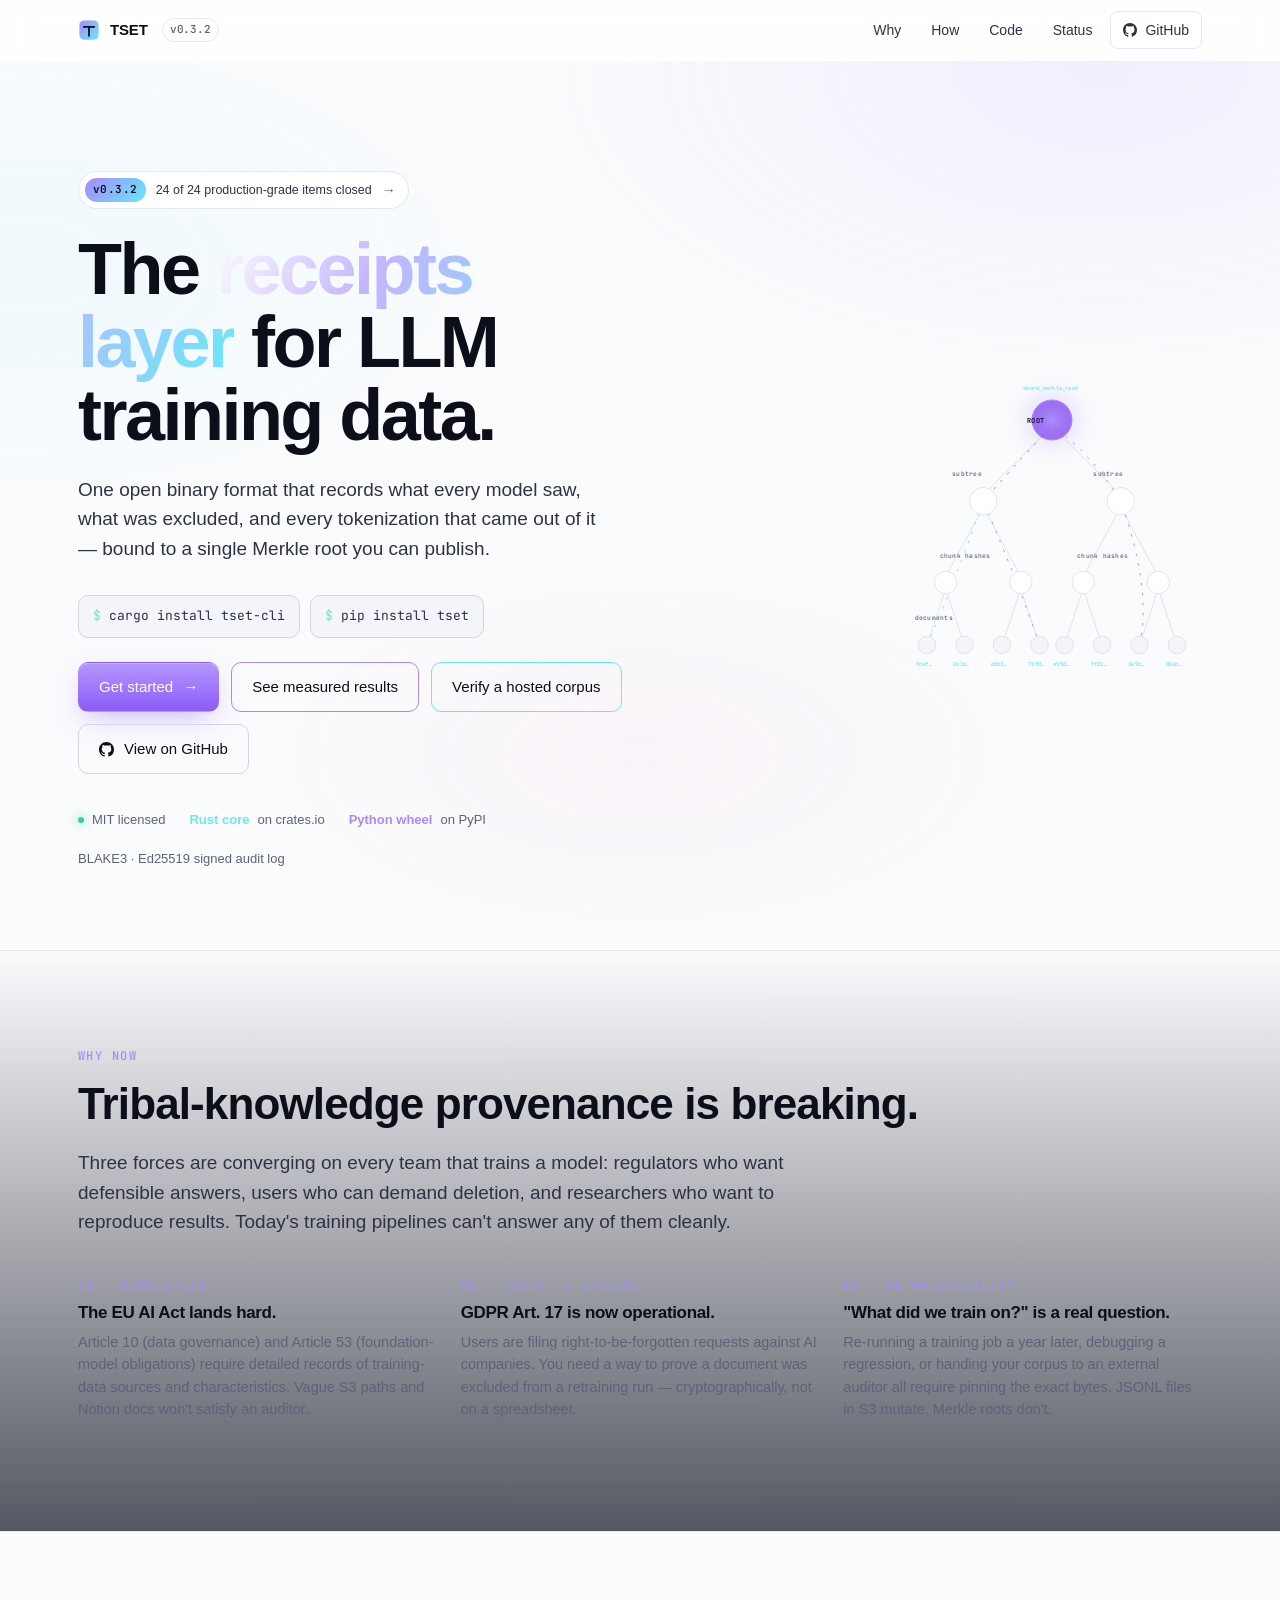
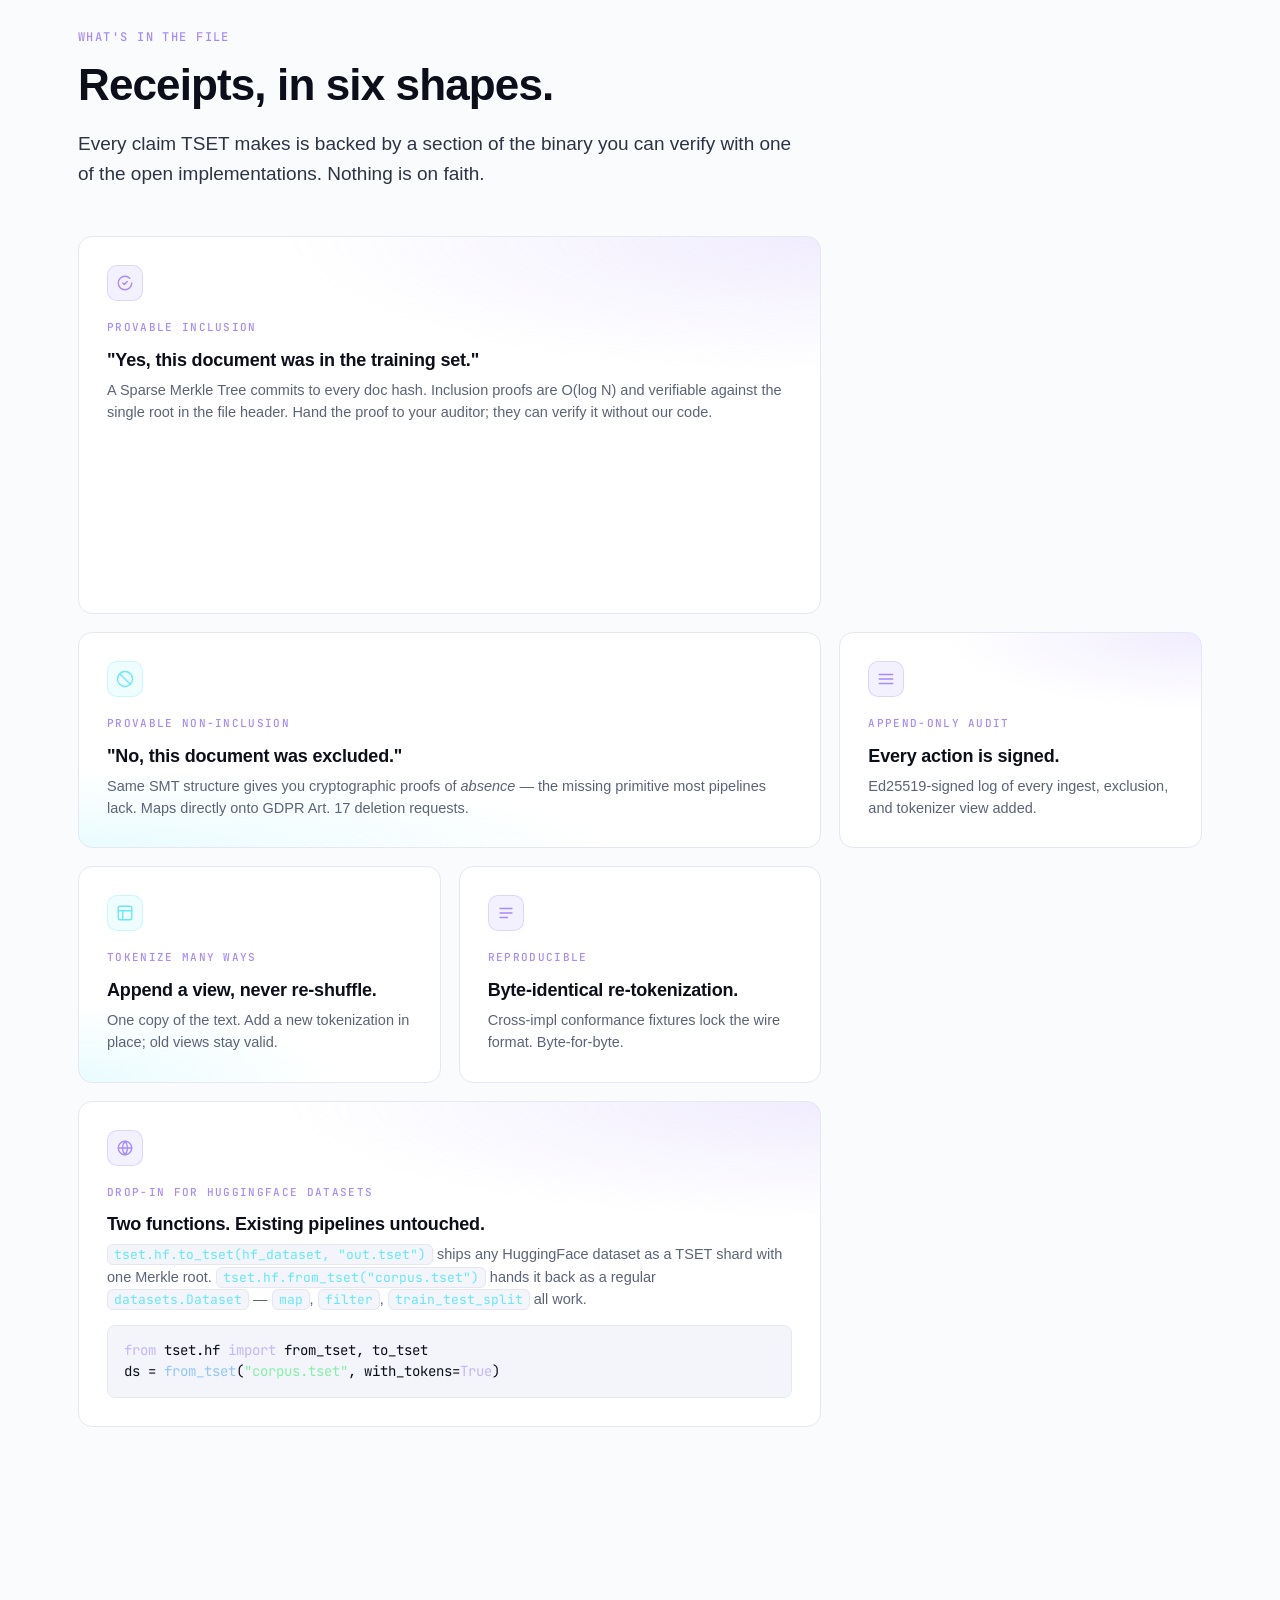
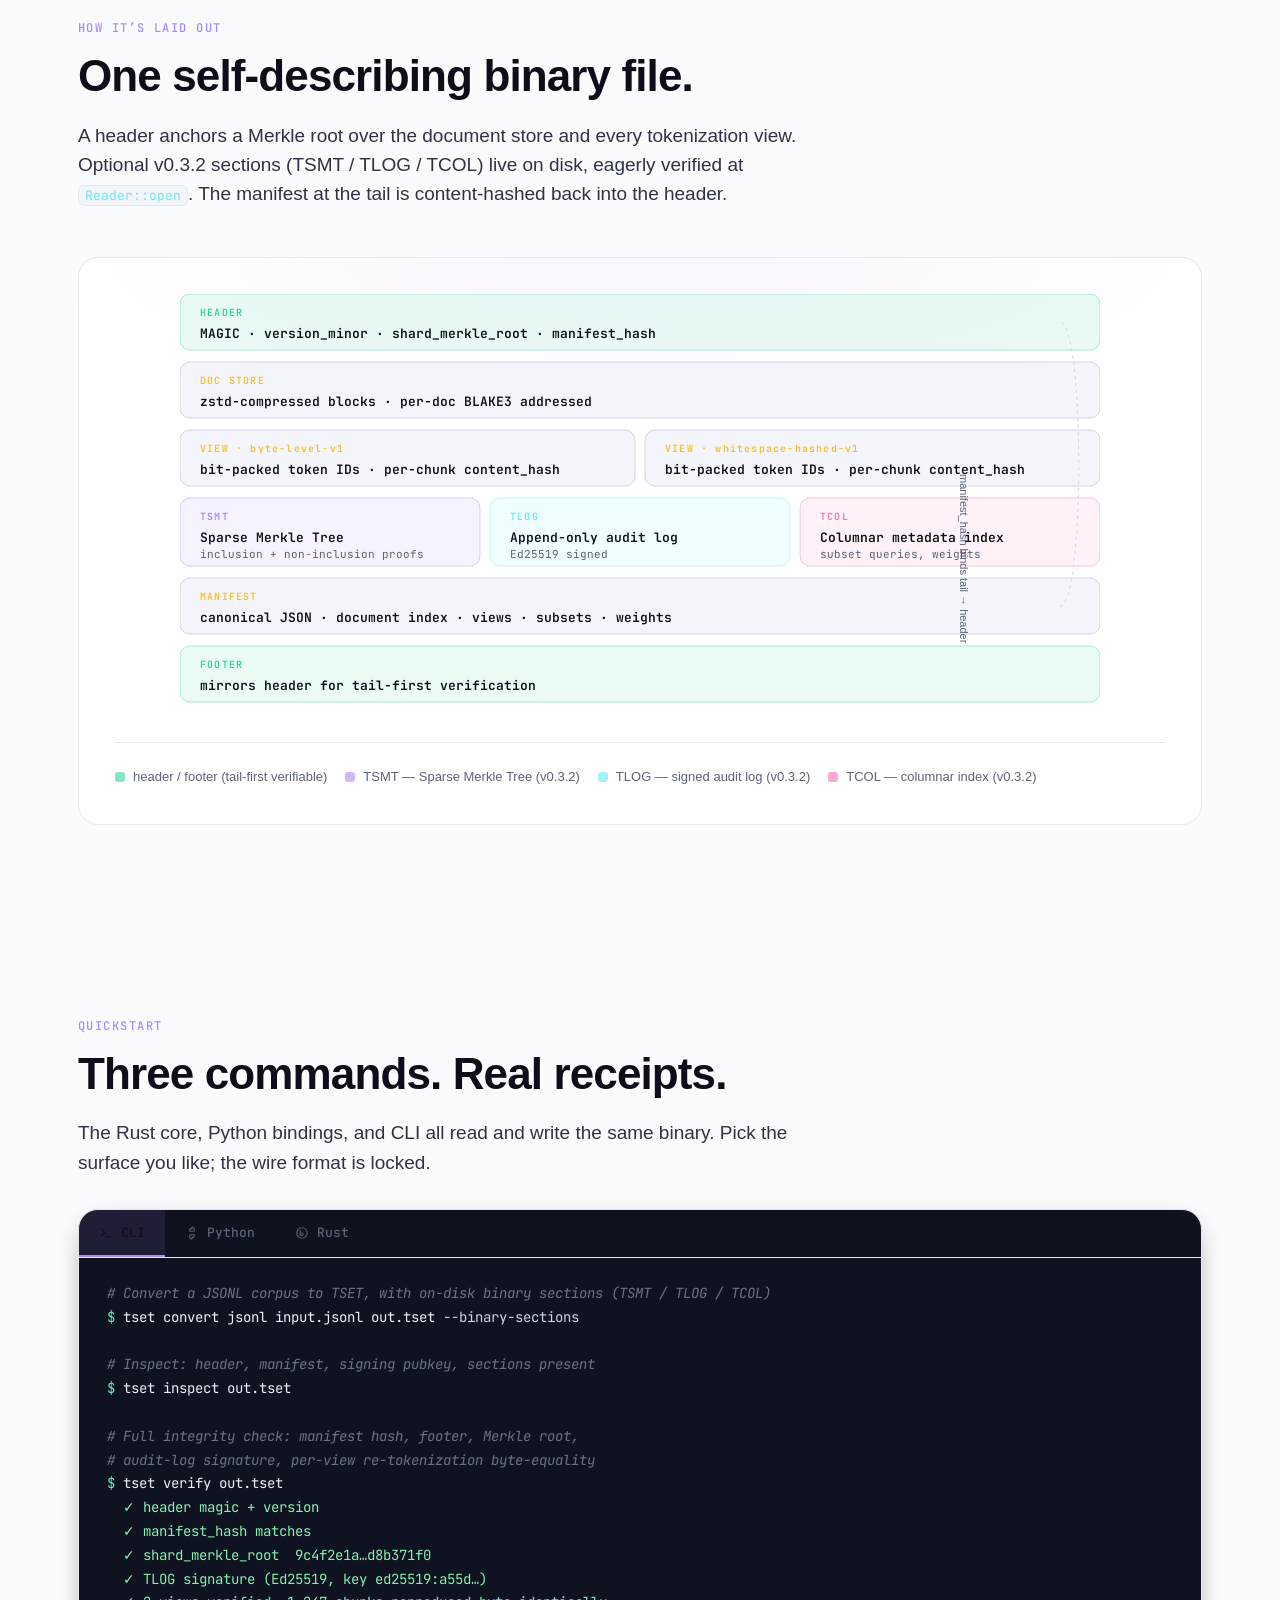
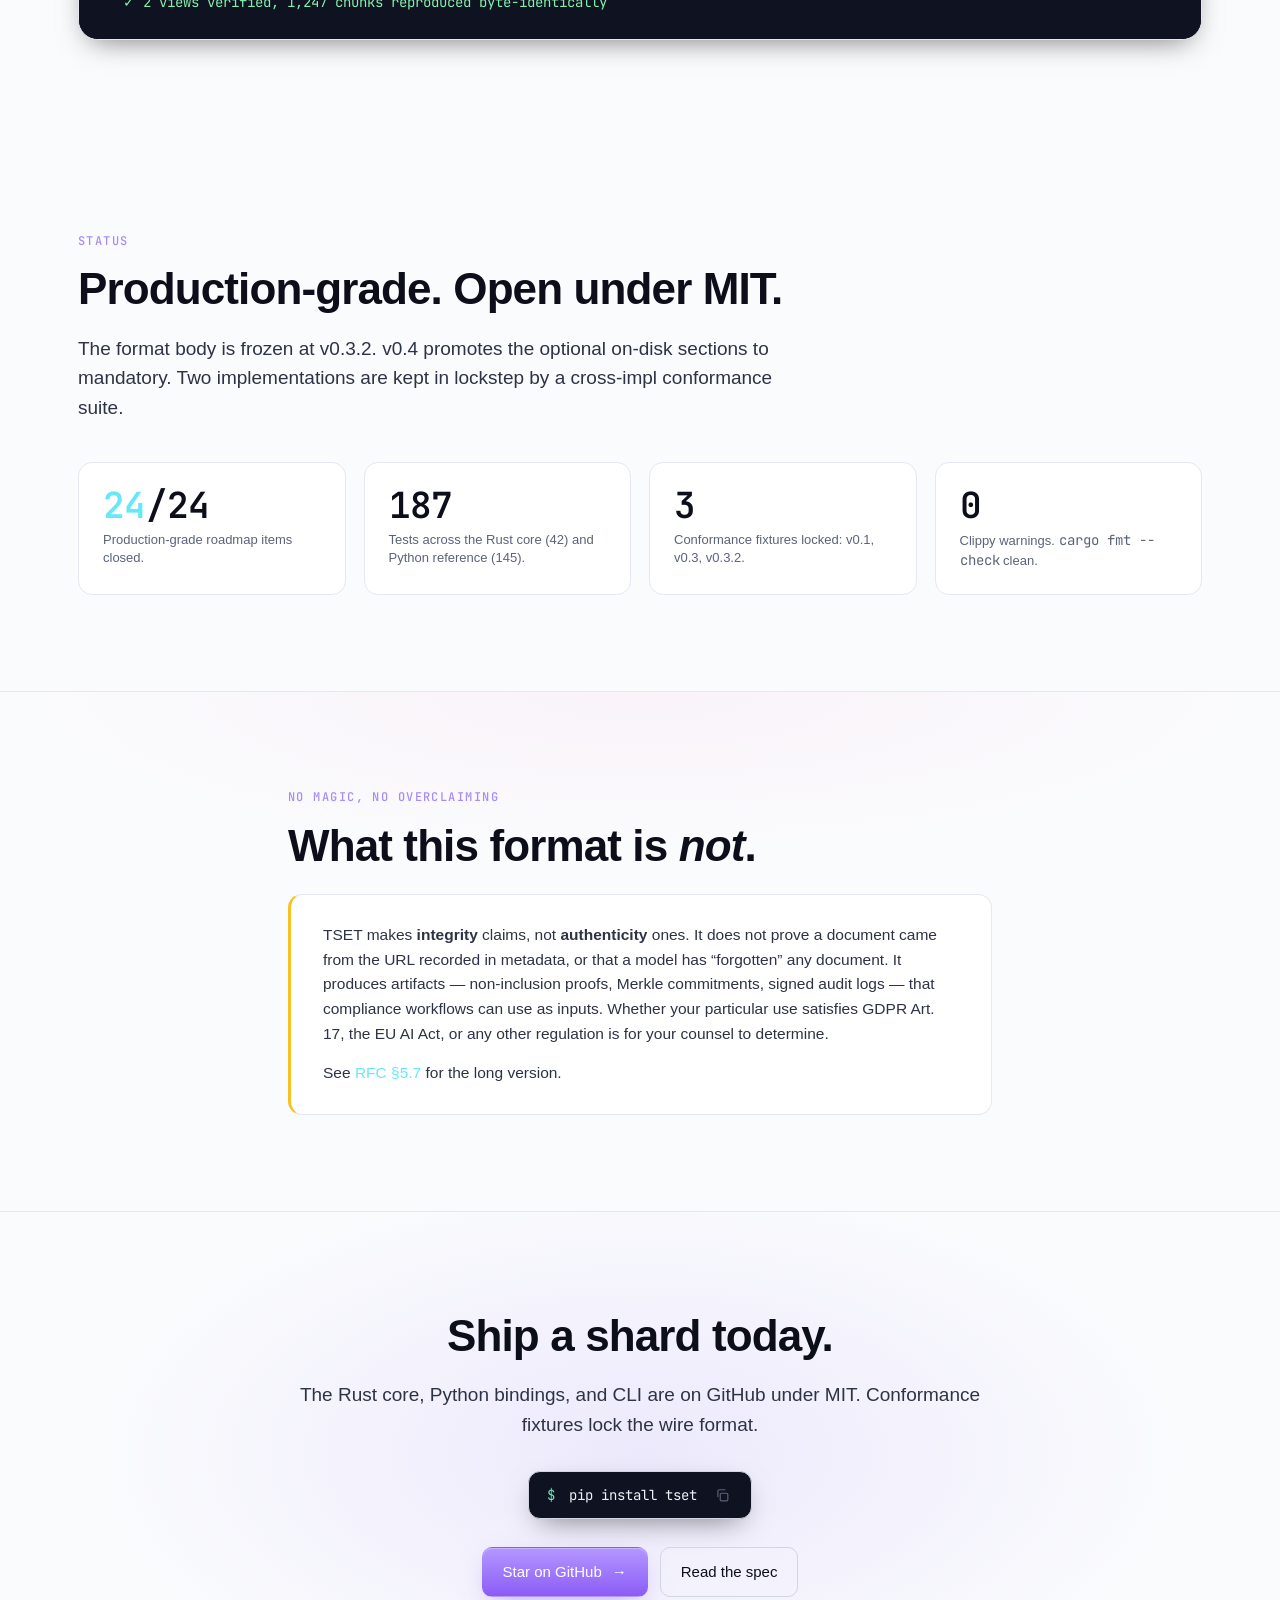
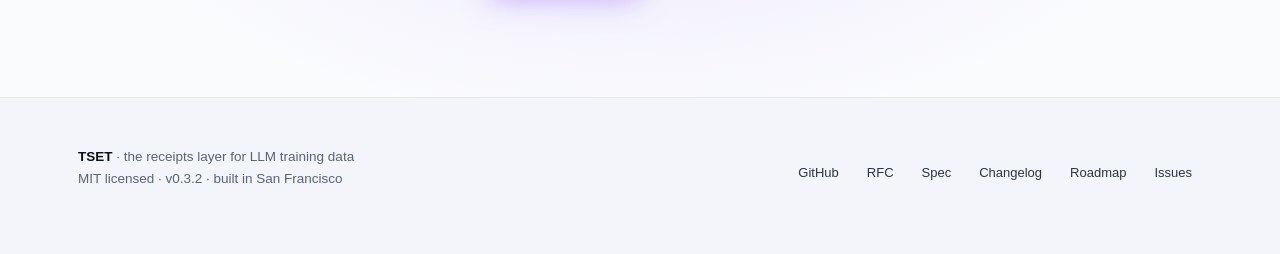
<file: docs/index.html>
<!doctype html>
<html lang="en">
<head>
  <meta charset="utf-8" />
  <meta name="viewport" content="width=device-width, initial-scale=1, viewport-fit=cover" />
  <meta name="color-scheme" content="dark light" />
  <meta name="theme-color" content="#07080d" media="(prefers-color-scheme: dark)" />
  <meta name="theme-color" content="#fafbfd" media="(prefers-color-scheme: light)" />

  <title>TSET — the receipts layer for LLM training data</title>
  <meta name="description" content="One binary file format that records what your model trained on, what was excluded, and every tokenization that came out of it — bound to a single Merkle root you can publish. Open source, MIT, Rust core + Python bindings." />
  <link rel="canonical" href="https://humancto.github.io/tset/" />

  <!-- Open Graph -->
  <meta property="og:type" content="website" />
  <meta property="og:site_name" content="TSET" />
  <meta property="og:title" content="TSET — the receipts layer for LLM training data" />
  <meta property="og:description" content="Prove what your model trained on. Prove what it didn't. One open binary format with Merkle commitments, signed audit logs, and a deletion overlay every conforming reader honors." />
  <meta property="og:url" content="https://humancto.github.io/tset/" />
  <meta property="og:image" content="https://humancto.github.io/tset/assets/og-image.png" />
  <meta property="og:image:type" content="image/png" />
  <meta property="og:image:width" content="1200" />
  <meta property="og:image:height" content="630" />
  <meta property="og:image:alt" content="TSET — the receipts layer for LLM training data" />
  <meta property="og:locale" content="en_US" />

  <!-- Twitter -->
  <meta name="twitter:card" content="summary_large_image" />
  <meta name="twitter:title" content="TSET — the receipts layer for LLM training data" />
  <meta name="twitter:description" content="One binary file format. Provable inclusion. Provable exclusion. Signed audit log. Open source under MIT." />
  <meta name="twitter:image" content="https://humancto.github.io/tset/assets/og-image.png" />
  <meta name="twitter:image:alt" content="TSET — the receipts layer for LLM training data" />

  <!-- Geo metadata + geohash -->
  <meta name="geo.region" content="US-CA" />
  <meta name="geo.placename" content="San Francisco, California" />
  <meta name="geo.position" content="37.7749;-122.4194" />
  <meta name="ICBM" content="37.7749, -122.4194" />
  <meta name="geohash" content="9q8yyk8ytp" />

  <!-- Search hints -->
  <meta name="application-name" content="TSET" />
  <meta name="keywords" content="LLM training data, AI compliance, training data provenance, EU AI Act, GDPR Article 17, dataset audit, Merkle tree, BLAKE3, Sparse Merkle Tree, Ed25519, training data lineage, dataset reproducibility, tokenizer cache, dataset format, content addressing" />
  <meta name="author" content="TSET maintainers" />
  <meta name="robots" content="index, follow, max-image-preview:large" />

  <!-- JSON-LD -->
  <script type="application/ld+json">
  {
    "@context": "https://schema.org",
    "@graph": [
      {
        "@type": "SoftwareSourceCode",
        "name": "TSET",
        "alternateName": "Tokenized Set",
        "description": "An open binary format for LLM training data — the receipts layer. Records what every model saw, every tokenization that came out of it, every document that was excluded. Bound to a single Merkle root.",
        "codeRepository": "https://github.com/humancto/tset",
        "programmingLanguage": ["Rust", "Python"],
        "license": "https://opensource.org/licenses/MIT",
        "url": "https://humancto.github.io/tset/",
        "keywords": ["LLM", "training data", "compliance", "Merkle tree", "BLAKE3", "tokenizer", "provenance", "GDPR", "EU AI Act"],
        "version": "0.3.2"
      },
      {
        "@type": "SoftwareApplication",
        "name": "TSET",
        "applicationCategory": "DeveloperApplication",
        "operatingSystem": "Linux, macOS, Windows",
        "offers": { "@type": "Offer", "price": "0", "priceCurrency": "USD" },
        "url": "https://humancto.github.io/tset/"
      }
    ]
  }
  </script>

  <link rel="icon" href="assets/favicon.svg" type="image/svg+xml" />
  <link rel="apple-touch-icon" href="assets/favicon-192.png" />
  <link rel="preconnect" href="https://rsms.me" crossorigin />
  <link rel="preconnect" href="https://fonts.googleapis.com" />
  <link rel="preconnect" href="https://fonts.gstatic.com" crossorigin />
  <link rel="stylesheet" href="assets/style.css" />
</head>
<body>

<a class="skip" href="#main">Skip to content</a>

<header class="nav">
  <div class="wrap">
    <a class="brand" href="#">
      <svg viewBox="0 0 32 32" width="22" height="22" aria-hidden="true">
        <rect x="2" y="2" width="28" height="28" rx="7" fill="url(#brandG)"/>
        <path d="M8.5 11.5h15M16 11.5v13" stroke="#0a0c14" stroke-width="2.6" stroke-linecap="round"/>
        <defs><linearGradient id="brandG" x1="0" y1="0" x2="1" y2="1">
          <stop offset="0" stop-color="#a78bfa"/><stop offset="1" stop-color="#67e8f9"/>
        </linearGradient></defs>
      </svg>
      <span>TSET</span>
      <span class="ver">v0.3.2</span>
    </a>
    <nav>
      <a href="#why">Why</a>
      <a href="#how">How</a>
      <a href="#code">Code</a>
      <a href="#status">Status</a>
      <a class="gh" href="https://github.com/humancto/tset" rel="noopener">
        <svg viewBox="0 0 16 16" width="14" height="14" fill="currentColor" aria-hidden="true">
          <path fill-rule="evenodd" d="M8 0C3.58 0 0 3.58 0 8a8 8 0 005.47 7.59c.4.07.55-.17.55-.38 0-.19-.01-.82-.01-1.49-2.01.37-2.53-.49-2.69-.94-.09-.23-.48-.94-.82-1.13-.28-.15-.68-.52-.01-.53.63-.01 1.08.58 1.23.82.72 1.21 1.87.87 2.33.66.07-.52.28-.87.51-1.07-1.78-.2-3.64-.89-3.64-3.95 0-.87.31-1.59.82-2.15-.08-.2-.36-1.02.08-2.12 0 0 .67-.21 2.2.82.64-.18 1.32-.27 2-.27.68 0 1.36.09 2 .27 1.53-1.04 2.2-.82 2.2-.82.44 1.1.16 1.92.08 2.12.51.56.82 1.27.82 2.15 0 3.07-1.87 3.75-3.65 3.95.29.25.54.73.54 1.48 0 1.07-.01 1.93-.01 2.2 0 .21.15.46.55.38A8.012 8.012 0 0016 8c0-4.42-3.58-8-8-8z"/>
        </svg>
        <span>GitHub</span>
      </a>
    </nav>
  </div>
</header>

<main id="main">

<!-- ════════════════════════════ HERO ════════════════════════════ -->
<section class="hero">
  <div class="wrap">
    <div>
      <span class="pill"><span class="tag">v0.3.2</span> 24 of 24 production-grade items closed <span class="arr">→</span></span>
      <h1>The <span class="grad">receipts layer</span> for LLM training data.</h1>
      <p class="sub">
        One open binary format that records what every model saw, what was
        excluded, and every tokenization that came out of it &mdash; bound to a
        single Merkle root you can publish.
      </p>
      <div class="install-row" style="display:flex; flex-wrap: wrap; gap: 10px; margin: 8px 0 24px;">
        <code style="background: var(--bg-2); border: 1px solid var(--line-2); border-radius: 10px; padding: 10px 14px; font-size: 13px; color: var(--fg-2);"><span style="color: var(--syn-prompt); user-select: none;">$&nbsp;</span>cargo install tset-cli</code>
        <code style="background: var(--bg-2); border: 1px solid var(--line-2); border-radius: 10px; padding: 10px 14px; font-size: 13px; color: var(--fg-2);"><span style="color: var(--syn-prompt); user-select: none;">$&nbsp;</span>pip install tset</code>
      </div>
      <div class="cta">
        <a class="btn primary" href="#code">Get started <span class="arrow">→</span></a>
        <a class="btn ghost" href="showcase/" style="border-color: var(--violet); color: var(--fg);">See measured results</a>
        <a class="btn ghost" href="https://github.com/humancto/tset/tree/main/examples/published" rel="noopener" style="border-color: var(--cyan); color: var(--fg);">Verify a hosted corpus</a>
        <a class="btn ghost" href="https://github.com/humancto/tset" rel="noopener">
          <svg viewBox="0 0 16 16" width="15" height="15" fill="currentColor" aria-hidden="true">
            <path fill-rule="evenodd" d="M8 0C3.58 0 0 3.58 0 8a8 8 0 005.47 7.59c.4.07.55-.17.55-.38 0-.19-.01-.82-.01-1.49-2.01.37-2.53-.49-2.69-.94-.09-.23-.48-.94-.82-1.13-.28-.15-.68-.52-.01-.53.63-.01 1.08.58 1.23.82.72 1.21 1.87.87 2.33.66.07-.52.28-.87.51-1.07-1.78-.2-3.64-.89-3.64-3.95 0-.87.31-1.59.82-2.15-.08-.2-.36-1.02.08-2.12 0 0 .67-.21 2.2.82.64-.18 1.32-.27 2-.27.68 0 1.36.09 2 .27 1.53-1.04 2.2-.82 2.2-.82.44 1.1.16 1.92.08 2.12.51.56.82 1.27.82 2.15 0 3.07-1.87 3.75-3.65 3.95.29.25.54.73.54 1.48 0 1.07-.01 1.93-.01 2.2 0 .21.15.46.55.38A8.012 8.012 0 0016 8c0-4.42-3.58-8-8-8z"/>
          </svg>
          View on GitHub
        </a>
      </div>
      <div class="trust">
        <span><span class="dot"></span> MIT licensed</span>
        <span><strong style="color: var(--cyan);">Rust core</strong> on crates.io</span>
        <span><strong style="color: var(--violet);">Python wheel</strong> on PyPI</span>
        <span>BLAKE3 · Ed25519 signed audit log</span>
      </div>
    </div>

    <!-- Merkle tree motif -->
    <div class="motif" aria-hidden="true">
      <svg viewBox="0 0 480 480" xmlns="http://www.w3.org/2000/svg">
        <defs>
          <radialGradient id="rootFill" cx="50%" cy="50%" r="50%">
            <stop offset="0" stop-color="#a78bfa" stop-opacity=".95"/>
            <stop offset="1" stop-color="#7c3aed" stop-opacity=".7"/>
          </radialGradient>
          <radialGradient id="rootGlow" cx="50%" cy="50%" r="50%">
            <stop offset="0" stop-color="#a78bfa" stop-opacity=".7"/>
            <stop offset="1" stop-color="#a78bfa" stop-opacity="0"/>
          </radialGradient>
        </defs>

        <!-- Edges (drawn first so they sit beneath the nodes) -->
        <g class="edges">
          <!-- root -> level 1 -->
          <path class="edge" d="M240 90 L130 200"/>
          <path class="edge" d="M240 90 L350 200"/>
          <!-- level 1 -> level 2 -->
          <path class="edge" d="M130 220 L70 330"/>
          <path class="edge" d="M130 220 L190 330"/>
          <path class="edge" d="M350 220 L290 330"/>
          <path class="edge" d="M350 220 L410 330"/>
          <!-- level 2 -> leaves -->
          <path class="edge" d="M70 350 L40 440"/>
          <path class="edge" d="M70 350 L100 440"/>
          <path class="edge" d="M190 350 L160 440"/>
          <path class="edge" d="M190 350 L220 440"/>
          <path class="edge" d="M290 350 L260 440"/>
          <path class="edge" d="M290 350 L320 440"/>
          <path class="edge" d="M410 350 L380 440"/>
          <path class="edge" d="M410 350 L440 440"/>
        </g>

        <!-- Animated flow lines that travel up to the root -->
        <g>
          <path class="flow"    d="M40 440 Q80 350 130 210 Q200 130 240 90"/>
          <path class="flow f2" d="M220 440 Q190 350 130 210 Q200 130 240 90"/>
          <path class="flow f3" d="M380 440 Q400 350 350 210 Q300 130 240 90"/>
        </g>

        <!-- Leaves (8 documents) -->
        <g>
          <circle class="node leaf" cx="40"  cy="440" r="14"/>
          <circle class="node leaf" cx="100" cy="440" r="14"/>
          <circle class="node leaf" cx="160" cy="440" r="14"/>
          <circle class="node leaf" cx="220" cy="440" r="14"/>
          <circle class="node leaf" cx="260" cy="440" r="14"/>
          <circle class="node leaf" cx="320" cy="440" r="14"/>
          <circle class="node leaf" cx="380" cy="440" r="14"/>
          <circle class="node leaf" cx="440" cy="440" r="14"/>

          <text class="hash" x="22"  y="473">9c4f…</text>
          <text class="hash" x="82"  y="473">2e1a…</text>
          <text class="hash" x="142" y="473">d8b3…</text>
          <text class="hash" x="202" y="473">71f0…</text>
          <text class="hash" x="242" y="473">a55d…</text>
          <text class="hash" x="302" y="473">ff21…</text>
          <text class="hash" x="362" y="473">3e9c…</text>
          <text class="hash" x="422" y="473">00ab…</text>
        </g>

        <!-- Inner nodes -->
        <g>
          <circle class="node inner" cx="70"  cy="340" r="18"/>
          <circle class="node inner" cx="190" cy="340" r="18"/>
          <circle class="node inner" cx="290" cy="340" r="18"/>
          <circle class="node inner" cx="410" cy="340" r="18"/>
          <circle class="node inner" cx="130" cy="210" r="22"/>
          <circle class="node inner" cx="350" cy="210" r="22"/>
        </g>

        <!-- Root -->
        <circle class="glow pulse-ring" cx="240" cy="80" r="60" fill="url(#rootGlow)"/>
        <circle class="node root" cx="240" cy="80" r="32"/>
        <text class="root-label" x="200" y="84">ROOT</text>
        <text class="hash" x="194" y="32">shard_merkle_root</text>

        <!-- Section labels -->
        <text class="label" x="20"  y="400">documents</text>
        <text class="label" x="60"  y="300">chunk hashes</text>
        <text class="label" x="280" y="300">chunk hashes</text>
        <text class="label" x="80"  y="170">subtree</text>
        <text class="label" x="306" y="170">subtree</text>
      </svg>
    </div>
  </div>
</section>

<!-- ════════════════════════════ WHY ════════════════════════════ -->
<section id="why" class="section problem">
  <div class="wrap">
    <p class="eyebrow">Why now</p>
    <h2>Tribal-knowledge provenance is breaking.</h2>
    <p class="lede">
      Three forces are converging on every team that trains a model: regulators
      who want defensible answers, users who can demand deletion, and
      researchers who want to reproduce results. Today's training pipelines
      can't answer any of them cleanly.
    </p>

    <div class="grid-3">
      <div class="item">
        <div class="num">01 — Regulation</div>
        <h3>The EU AI Act lands hard.</h3>
        <p>
          Article 10 (data governance) and Article 53 (foundation-model
          obligations) require detailed records of training-data sources and
          characteristics. Vague S3 paths and Notion docs won't satisfy an
          auditor.
        </p>
      </div>
      <div class="item">
        <div class="num">02 — Right to erasure</div>
        <h3>GDPR Art. 17 is now operational.</h3>
        <p>
          Users are filing right-to-be-forgotten requests against AI
          companies. You need a way to prove a document was excluded from a
          retraining run &mdash; cryptographically, not on a spreadsheet.
        </p>
      </div>
      <div class="item">
        <div class="num">03 — Reproducibility</div>
        <h3>"What did we train on?" is a real question.</h3>
        <p>
          Re-running a training job a year later, debugging a regression, or
          handing your corpus to an external auditor all require pinning the
          exact bytes. JSONL files in S3 mutate. Merkle roots don't.
        </p>
      </div>
    </div>
  </div>
</section>

<!-- ════════════════════════════ BENTO ════════════════════════════ -->
<section class="section">
  <div class="wrap">
    <p class="eyebrow">What's in the file</p>
    <h2>Receipts, in six shapes.</h2>
    <p class="lede">
      Every claim TSET makes is backed by a section of the binary you can
      verify with one of the open implementations. Nothing is on faith.
    </p>

    <div class="bento">
      <div class="b feat b-wide b-tall">
        <div class="ico">
          <svg viewBox="0 0 24 24" fill="none" stroke-width="1.8" stroke-linecap="round" stroke-linejoin="round" aria-hidden="true">
            <path d="M9 12l2 2 4-4"/><path d="M21 12c0 4.97-4.03 9-9 9s-9-4.03-9-9 4.03-9 9-9c2.5 0 4.76 1.02 6.4 2.66"/>
          </svg>
        </div>
        <span class="tag">Provable inclusion</span>
        <h3>"Yes, this document was in the training set."</h3>
        <p>
          A Sparse Merkle Tree commits to every doc hash. Inclusion proofs are
          O(log&nbsp;N) and verifiable against the single root in the file
          header. Hand the proof to your auditor; they can verify it without
          our code.
        </p>
      </div>

      <div class="b feat-cyan b-wide">
        <div class="ico">
          <svg viewBox="0 0 24 24" fill="none" stroke-width="1.8" stroke-linecap="round" stroke-linejoin="round" aria-hidden="true">
            <circle cx="12" cy="12" r="10"/><path d="M4.93 4.93l14.14 14.14"/>
          </svg>
        </div>
        <span class="tag">Provable non-inclusion</span>
        <h3>"No, this document was excluded."</h3>
        <p>
          Same SMT structure gives you cryptographic proofs of <em>absence</em>
          &mdash; the missing primitive most pipelines lack. Maps directly onto
          GDPR Art. 17 deletion requests.
        </p>
      </div>

      <div class="b feat b-third">
        <div class="ico">
          <svg viewBox="0 0 24 24" fill="none" stroke-width="1.8" stroke-linecap="round" stroke-linejoin="round" aria-hidden="true">
            <path d="M3 12h18M3 6h18M3 18h18"/>
          </svg>
        </div>
        <span class="tag">Append-only audit</span>
        <h3>Every action is signed.</h3>
        <p>Ed25519-signed log of every ingest, exclusion, and tokenizer view added.</p>
      </div>

      <div class="b feat-cyan b-third">
        <div class="ico">
          <svg viewBox="0 0 24 24" fill="none" stroke-width="1.8" stroke-linecap="round" stroke-linejoin="round" aria-hidden="true">
            <rect x="3" y="3" width="18" height="18" rx="2"/><path d="M3 9h18M9 21V9"/>
          </svg>
        </div>
        <span class="tag">Tokenize many ways</span>
        <h3>Append a view, never re-shuffle.</h3>
        <p>One copy of the text. Add a new tokenization in place; old views stay valid.</p>
      </div>

      <div class="b b-third">
        <div class="ico">
          <svg viewBox="0 0 24 24" fill="none" stroke-width="1.8" stroke-linecap="round" stroke-linejoin="round" aria-hidden="true">
            <path d="M4 6h16M4 12h16M4 18h10"/>
          </svg>
        </div>
        <span class="tag">Reproducible</span>
        <h3>Byte-identical re-tokenization.</h3>
        <p>Cross-impl conformance fixtures lock the wire format. Byte-for-byte.</p>
      </div>

      <div class="b feat b-wide">
        <div class="ico">
          <svg viewBox="0 0 24 24" fill="none" stroke-width="1.8" stroke-linecap="round" stroke-linejoin="round" aria-hidden="true">
            <path d="M3 12a9 9 0 1018 0 9 9 0 10-18 0"/><path d="M3 12h18M12 3a14 14 0 010 18M12 3a14 14 0 000 18"/>
          </svg>
        </div>
        <span class="tag">Drop-in for HuggingFace datasets</span>
        <h3>Two functions. Existing pipelines untouched.</h3>
        <p style="margin-bottom: 14px;">
          <code>tset.hf.to_tset(hf_dataset, "out.tset")</code> ships any HuggingFace dataset as a TSET shard with one Merkle root.
          <code>tset.hf.from_tset("corpus.tset")</code> hands it back as a regular <code>datasets.Dataset</code> &mdash; <code>map</code>, <code>filter</code>, <code>train_test_split</code> all work.
        </p>
        <pre class="code" style="background: var(--bg-2); border: 1px solid var(--line); border-radius: 8px; padding: 14px 16px; margin: 0; font-size: 12.5px; line-height: 1.55;"><code><span class="tok-k">from</span> tset.hf <span class="tok-k">import</span> from_tset, to_tset
ds = <span class="tok-fn">from_tset</span>(<span class="tok-s">"corpus.tset"</span>, with_tokens=<span class="tok-k">True</span>)</code></pre>
      </div>
    </div>
  </div>
</section>

<!-- ════════════════════════════ HOW (file layout) ════════════════════════════ -->
<section id="how" class="section">
  <div class="wrap">
    <p class="eyebrow">How it&rsquo;s laid out</p>
    <h2>One self-describing binary file.</h2>
    <p class="lede">
      A header anchors a Merkle root over the document store and every
      tokenization view. Optional v0.3.2 sections (TSMT / TLOG / TCOL) live
      on disk, eagerly verified at <code>Reader::open</code>. The manifest at
      the tail is content-hashed back into the header.
    </p>

    <div class="layout">
      <svg viewBox="0 0 920 420" xmlns="http://www.w3.org/2000/svg">
        <!-- HEADER -->
        <rect class="seg-rect section-hdr" x="0"   y="0"  width="920" height="56" rx="10"/>
        <text class="seg-tag hdr"   x="20" y="22">HEADER</text>
        <text class="seg-title"     x="20" y="44">MAGIC · version_minor · shard_merkle_root · manifest_hash</text>

        <!-- DOC STORE -->
        <rect class="seg-rect" x="0" y="68"  width="920" height="56" rx="10"/>
        <text class="seg-tag" x="20" y="90" fill="#fbbf24">DOC STORE</text>
        <text class="seg-title" x="20" y="112">zstd-compressed blocks · per-doc BLAKE3 addressed</text>

        <!-- TOKENIZER VIEWS -->
        <rect class="seg-rect" x="0"   y="136" width="455" height="56" rx="10"/>
        <text class="seg-tag" x="20" y="158" fill="#fbbf24">VIEW · byte-level-v1</text>
        <text class="seg-title" x="20" y="180">bit-packed token IDs · per-chunk content_hash</text>

        <rect class="seg-rect" x="465" y="136" width="455" height="56" rx="10"/>
        <text class="seg-tag" x="485" y="158" fill="#fbbf24">VIEW · whitespace-hashed-v1</text>
        <text class="seg-title" x="485" y="180">bit-packed token IDs · per-chunk content_hash</text>

        <!-- TSMT -->
        <rect class="seg-rect section-tsmt" x="0"   y="204" width="300" height="68" rx="10"/>
        <text class="seg-tag tsmt" x="20" y="226">TSMT</text>
        <text class="seg-title"    x="20" y="248">Sparse Merkle Tree</text>
        <text class="seg-sub"      x="20" y="264">inclusion + non-inclusion proofs</text>

        <!-- TLOG -->
        <rect class="seg-rect section-tlog" x="310" y="204" width="300" height="68" rx="10"/>
        <text class="seg-tag tlog" x="330" y="226">TLOG</text>
        <text class="seg-title"    x="330" y="248">Append-only audit log</text>
        <text class="seg-sub"      x="330" y="264">Ed25519 signed</text>

        <!-- TCOL -->
        <rect class="seg-rect section-tcol" x="620" y="204" width="300" height="68" rx="10"/>
        <text class="seg-tag tcol" x="640" y="226">TCOL</text>
        <text class="seg-title"    x="640" y="248">Columnar metadata index</text>
        <text class="seg-sub"      x="640" y="264">subset queries, weights</text>

        <!-- MANIFEST -->
        <rect class="seg-rect" x="0" y="284" width="920" height="56" rx="10"/>
        <text class="seg-tag" x="20" y="306" fill="#fbbf24">MANIFEST</text>
        <text class="seg-title" x="20" y="328">canonical JSON · document index · views · subsets · weights</text>

        <!-- FOOTER -->
        <rect class="seg-rect section-hdr" x="0" y="352" width="920" height="56" rx="10"/>
        <text class="seg-tag hdr" x="20" y="374">FOOTER</text>
        <text class="seg-title"   x="20" y="396">mirrors header for tail-first verification</text>

        <!-- Hash binding arrow -->
        <path class="arrow-line" d="M880 312 C 905 312 905 28 880 28"/>
        <text class="arrow-label" x="780" y="180" transform="rotate(90 780 180)">manifest_hash binds tail → header</text>
      </svg>

      <div class="legend">
        <span><i class="hdr"></i> header / footer (tail-first verifiable)</span>
        <span><i class="tsmt"></i> TSMT — Sparse Merkle Tree (v0.3.2)</span>
        <span><i class="tlog"></i> TLOG — signed audit log (v0.3.2)</span>
        <span><i class="tcol"></i> TCOL — columnar index (v0.3.2)</span>
      </div>
    </div>
  </div>
</section>

<!-- ════════════════════════════ CODE ════════════════════════════ -->
<section id="code" class="section">
  <div class="wrap">
    <p class="eyebrow">Quickstart</p>
    <h2>Three commands. Real receipts.</h2>
    <p class="lede">
      The Rust core, Python bindings, and CLI all read and write the same
      binary. Pick the surface you like; the wire format is locked.
    </p>

    <div class="code-card">
      <div class="code-tabs" role="tablist">
        <button role="tab" aria-selected="true" data-tab="cli">
          <svg class="lang-icon" viewBox="0 0 24 24" fill="none" stroke="currentColor" stroke-width="2" stroke-linecap="round" aria-hidden="true">
            <path d="M4 17l6-6-6-6"/><path d="M12 19h8"/>
          </svg>
          CLI
        </button>
        <button role="tab" aria-selected="false" data-tab="py">
          <svg class="lang-icon" viewBox="0 0 24 24" fill="none" stroke="currentColor" stroke-width="2" stroke-linecap="round" stroke-linejoin="round" aria-hidden="true">
            <path d="M12 2a4 4 0 014 4v3H8V8a4 4 0 014-4z"/><path d="M12 22a4 4 0 01-4-4v-3h8v1a4 4 0 01-4 4z"/>
          </svg>
          Python
        </button>
        <button role="tab" aria-selected="false" data-tab="rs">
          <svg class="lang-icon" viewBox="0 0 24 24" fill="none" stroke="currentColor" stroke-width="2" stroke-linecap="round" stroke-linejoin="round" aria-hidden="true">
            <circle cx="12" cy="12" r="9"/><path d="M9 8v8M9 12h3a2 2 0 010 4H9"/>
          </svg>
          Rust
        </button>
      </div>

      <div class="code-pane active" data-pane="cli">
<pre><code><span class="tok-c"># Convert a JSONL corpus to TSET, with on-disk binary sections (TSMT / TLOG / TCOL)</span>
<span class="tok-p">$</span> tset convert jsonl input.jsonl out.tset <span class="tok-pun">--binary-sections</span>

<span class="tok-c"># Inspect: header, manifest, signing pubkey, sections present</span>
<span class="tok-p">$</span> tset inspect out.tset

<span class="tok-c"># Full integrity check: manifest hash, footer, Merkle root,</span>
<span class="tok-c"># audit-log signature, per-view re-tokenization byte-equality</span>
<span class="tok-p">$</span> tset verify out.tset
<span class="tok-s">  ✓ header magic + version</span>
<span class="tok-s">  ✓ manifest_hash matches</span>
<span class="tok-s">  ✓ shard_merkle_root  9c4f2e1a…d8b371f0</span>
<span class="tok-s">  ✓ TLOG signature (Ed25519, key ed25519:a55d…)</span>
<span class="tok-s">  ✓ 2 views verified, 1,247 chunks reproduced byte-identically</span></code></pre>
      </div>

      <div class="code-pane" data-pane="py">
<pre><code><span class="tok-k">from</span> tset <span class="tok-k">import</span> Reader, Writer
<span class="tok-k">from</span> tset.tokenizers <span class="tok-k">import</span> ByteLevelTokenizer, WhitespaceTokenizer

<span class="tok-c"># Write once, append tokenizer views in place</span>
<span class="tok-k">with</span> <span class="tok-fn">Writer</span>(<span class="tok-s">"corpus.tset"</span>) <span class="tok-k">as</span> w:
    w.<span class="tok-fn">add_document</span>(<span class="tok-s">b"alpha document"</span>, metadata={<span class="tok-s">"lang"</span>: <span class="tok-s">"en"</span>})
    w.<span class="tok-fn">add_document</span>(<span class="tok-s">b"beta"</span>,           metadata={<span class="tok-s">"lang"</span>: <span class="tok-s">"fr"</span>})
    w.<span class="tok-fn">add_subset</span>(<span class="tok-s">"english"</span>, <span class="tok-s">"lang = 'en'"</span>, default_weight=<span class="tok-n">0.7</span>)
    w.<span class="tok-fn">add_tokenizer_view</span>(<span class="tok-fn">ByteLevelTokenizer</span>())
    w.<span class="tok-fn">enable_binary_sections</span>()  <span class="tok-c"># opt-in v0.3.2 on-disk TSMT/TLOG/TCOL</span>

<span class="tok-c"># Stream tokens into a training step; doc_hash travels with every batch</span>
r = <span class="tok-fn">Reader</span>(<span class="tok-s">"corpus.tset"</span>)
<span class="tok-k">for</span> tokens, doc_hash <span class="tok-k">in</span> r.<span class="tok-fn">stream_tokens</span>(<span class="tok-s">"byte-level-v1"</span>, batch_size=<span class="tok-n">1024</span>):
    <span class="tok-fn">train_step</span>(tokens)  <span class="tok-c"># numpy uint32 batch + the source doc_hash</span>

<span class="tok-c"># Generate a non-inclusion proof for a deletion request</span>
absent = <span class="tok-fn">bytes</span>.<span class="tok-fn">fromhex</span>(<span class="tok-s">"a55d" + "00" * 30</span>)
proof  = r.<span class="tok-fn">prove_non_inclusion</span>(absent)
<span class="tok-k">assert</span> proof.<span class="tok-fn">verify</span>(r.<span class="tok-fn">smt_root</span>())  <span class="tok-c"># True — root comes from the v0.3.2 TSMT section</span></code></pre>
      </div>

      <div class="code-pane" data-pane="rs">
<pre><code><span class="tok-k">use</span> tset_core::{Reader, Writer, Dataset};
<span class="tok-k">use</span> tset_core::tokenizers::ByteLevelTokenizer;

<span class="tok-k">let mut</span> w = Writer::<span class="tok-fn">create</span>(<span class="tok-s">"corpus.tset"</span>, <span class="tok-k">None</span>);
w.<span class="tok-fn">enable_binary_sections</span>();
w.<span class="tok-fn">add_document</span>(<span class="tok-s">b"alpha document"</span>)?;
w.<span class="tok-fn">add_tokenizer_view</span>(<span class="tok-ty">Box</span>::<span class="tok-fn">new</span>(ByteLevelTokenizer))?;
w.<span class="tok-fn">close</span>()?;

<span class="tok-k">let</span> r    = Reader::<span class="tok-fn">open</span>(<span class="tok-s">"corpus.tset"</span>)?;
<span class="tok-k">let</span> view = r.<span class="tok-fn">open_view</span>(<span class="tok-s">"byte-level-v1"</span>)?;
<span class="tok-k">for</span> (tokens, doc_hash) <span class="tok-k">in</span> view.<span class="tok-fn">iter_per_doc</span>()? {
    <span class="tok-c">// tokens: Vec&lt;u32&gt;, doc_hash: [u8; 32]</span>
    <span class="tok-fn">train_step</span>(&tokens, &doc_hash);
}

<span class="tok-k">let</span> root = r.<span class="tok-fn">smt_root</span>();  <span class="tok-c">// 32-byte SMT root from the TSMT section</span>

<span class="tok-c">// Dataset-level non-inclusion proof (RTBF receipt)</span>
<span class="tok-k">let</span> ds     = Dataset::<span class="tok-fn">open</span>(<span class="tok-s">"my-corpus.tset/"</span>)?;
<span class="tok-k">let</span> absent: [<span class="tok-ty">u8</span>; <span class="tok-n">32</span>] = [<span class="tok-n">0xa5</span>; <span class="tok-n">32</span>];
<span class="tok-k">let</span> bundle = ds.<span class="tok-fn">prove_non_inclusion</span>(&absent)?;  <span class="tok-c">// serde_json::Value proof bundle</span></code></pre>
      </div>
    </div>
  </div>
</section>

<!-- ════════════════════════════ STATUS ════════════════════════════ -->
<section id="status" class="section">
  <div class="wrap">
    <p class="eyebrow">Status</p>
    <h2>Production-grade. Open under MIT.</h2>
    <p class="lede">
      The format body is frozen at v0.3.2. v0.4 promotes the optional on-disk
      sections to mandatory. Two implementations are kept in lockstep by a
      cross-impl conformance suite.
    </p>

    <div class="stats">
      <div class="stat-card">
        <div class="v"><span class="accent">24</span>/24</div>
        <div class="l">Production-grade roadmap items closed.</div>
      </div>
      <div class="stat-card">
        <div class="v">187</div>
        <div class="l">Tests across the Rust core (42) and Python reference (145).</div>
      </div>
      <div class="stat-card">
        <div class="v">3</div>
        <div class="l">Conformance fixtures locked: v0.1, v0.3, v0.3.2.</div>
      </div>
      <div class="stat-card">
        <div class="v">0</div>
        <div class="l">Clippy warnings. <code>cargo fmt --check</code> clean.</div>
      </div>
    </div>
  </div>
</section>

<!-- ════════════════════════════ HONESTY ════════════════════════════ -->
<section class="section honesty">
  <div class="wrap narrow">
    <p class="eyebrow">No magic, no overclaiming</p>
    <h2>What this format is <em>not</em>.</h2>
    <div class="box">
      <p>
        TSET makes <strong>integrity</strong> claims, not <strong>authenticity</strong>
        ones. It does not prove a document came from the URL recorded in
        metadata, or that a model has &ldquo;forgotten&rdquo; any document. It
        produces artifacts &mdash; non-inclusion proofs, Merkle commitments,
        signed audit logs &mdash; that compliance workflows can use as inputs.
        Whether your particular use satisfies GDPR Art. 17, the EU AI Act, or
        any other regulation is for your counsel to determine.
      </p>
      <p style="margin-top:14px;margin-bottom:0;">
        See <a href="https://github.com/humancto/tset/blob/main/RFC.md#57-what-tset-is-not" style="color:var(--cyan);">RFC §5.7</a> for the long version.
      </p>
    </div>
  </div>
</section>

<!-- ════════════════════════════ CTA ════════════════════════════ -->
<section class="cta-band">
  <div class="wrap narrow">
    <h2>Ship a shard today.</h2>
    <p class="lede" style="margin: 0 auto 8px;">
      The Rust core, Python bindings, and CLI are on GitHub under MIT.
      Conformance fixtures lock the wire format.
    </p>
    <div class="install">
      <span class="p">$</span>
      <span>pip install tset</span>
      <button class="copy" data-copy="pip install tset" aria-label="Copy install command">
        <svg viewBox="0 0 24 24" fill="none" stroke="currentColor" stroke-width="2" stroke-linecap="round" stroke-linejoin="round" aria-hidden="true">
          <rect x="9" y="9" width="13" height="13" rx="2"/><path d="M5 15V5a2 2 0 012-2h10"/>
        </svg>
      </button>
    </div>
    <div class="cta">
      <a class="btn primary" href="https://github.com/humancto/tset" rel="noopener">Star on GitHub <span class="arrow">→</span></a>
      <a class="btn ghost" href="https://github.com/humancto/tset/blob/main/SPEC.md" rel="noopener">Read the spec</a>
    </div>
  </div>
</section>

</main>

<footer class="foot">
  <div class="wrap">
    <div class="meta">
      <strong>TSET</strong> &middot; the receipts layer for LLM training data<br/>
      MIT licensed &middot; v0.3.2 &middot; built in San Francisco
    </div>
    <div class="links">
      <a href="https://github.com/humancto/tset" rel="noopener">GitHub</a>
      <a href="https://github.com/humancto/tset/blob/main/RFC.md" rel="noopener">RFC</a>
      <a href="https://github.com/humancto/tset/blob/main/SPEC.md" rel="noopener">Spec</a>
      <a href="https://github.com/humancto/tset/blob/main/CHANGELOG.md" rel="noopener">Changelog</a>
      <a href="https://github.com/humancto/tset/blob/main/ROADMAP.md" rel="noopener">Roadmap</a>
      <a href="https://github.com/humancto/tset/issues" rel="noopener">Issues</a>
    </div>
  </div>
</footer>

<script>
  // Tabs
  (function () {
    const tabs  = document.querySelectorAll('.code-tabs [role=tab]');
    const panes = document.querySelectorAll('.code-pane[data-pane]');
    tabs.forEach(t => t.addEventListener('click', () => {
      const k = t.dataset.tab;
      tabs.forEach(x => x.setAttribute('aria-selected', x === t ? 'true' : 'false'));
      panes.forEach(p => p.classList.toggle('active', p.dataset.pane === k));
    }));
  })();

  // Copy install command
  (function () {
    document.querySelectorAll('.copy').forEach(btn => {
      btn.addEventListener('click', async () => {
        try {
          await navigator.clipboard.writeText(btn.dataset.copy);
          const orig = btn.innerHTML;
          btn.innerHTML = '<svg viewBox="0 0 24 24" fill="none" stroke="currentColor" stroke-width="2" stroke-linecap="round" stroke-linejoin="round" aria-hidden="true"><polyline points="20 6 9 17 4 12"/></svg>';
          setTimeout(() => btn.innerHTML = orig, 1400);
        } catch (e) { /* noop */ }
      });
    });
  })();

  // Reveal-on-scroll
  (function () {
    document.querySelectorAll('.section, .hero .wrap > div, .bento .b, .stat-card').forEach(el => el.classList.add('reveal'));
    if (!('IntersectionObserver' in window)) {
      document.querySelectorAll('.reveal').forEach(el => el.classList.add('in'));
      return;
    }
    const io = new IntersectionObserver((entries) => {
      entries.forEach(e => {
        if (e.isIntersecting) { e.target.classList.add('in'); io.unobserve(e.target); }
      });
    }, { rootMargin: '0px 0px -10% 0px', threshold: 0.05 });
    document.querySelectorAll('.reveal').forEach(el => io.observe(el));
  })();
</script>

</body>
</html>
</file>
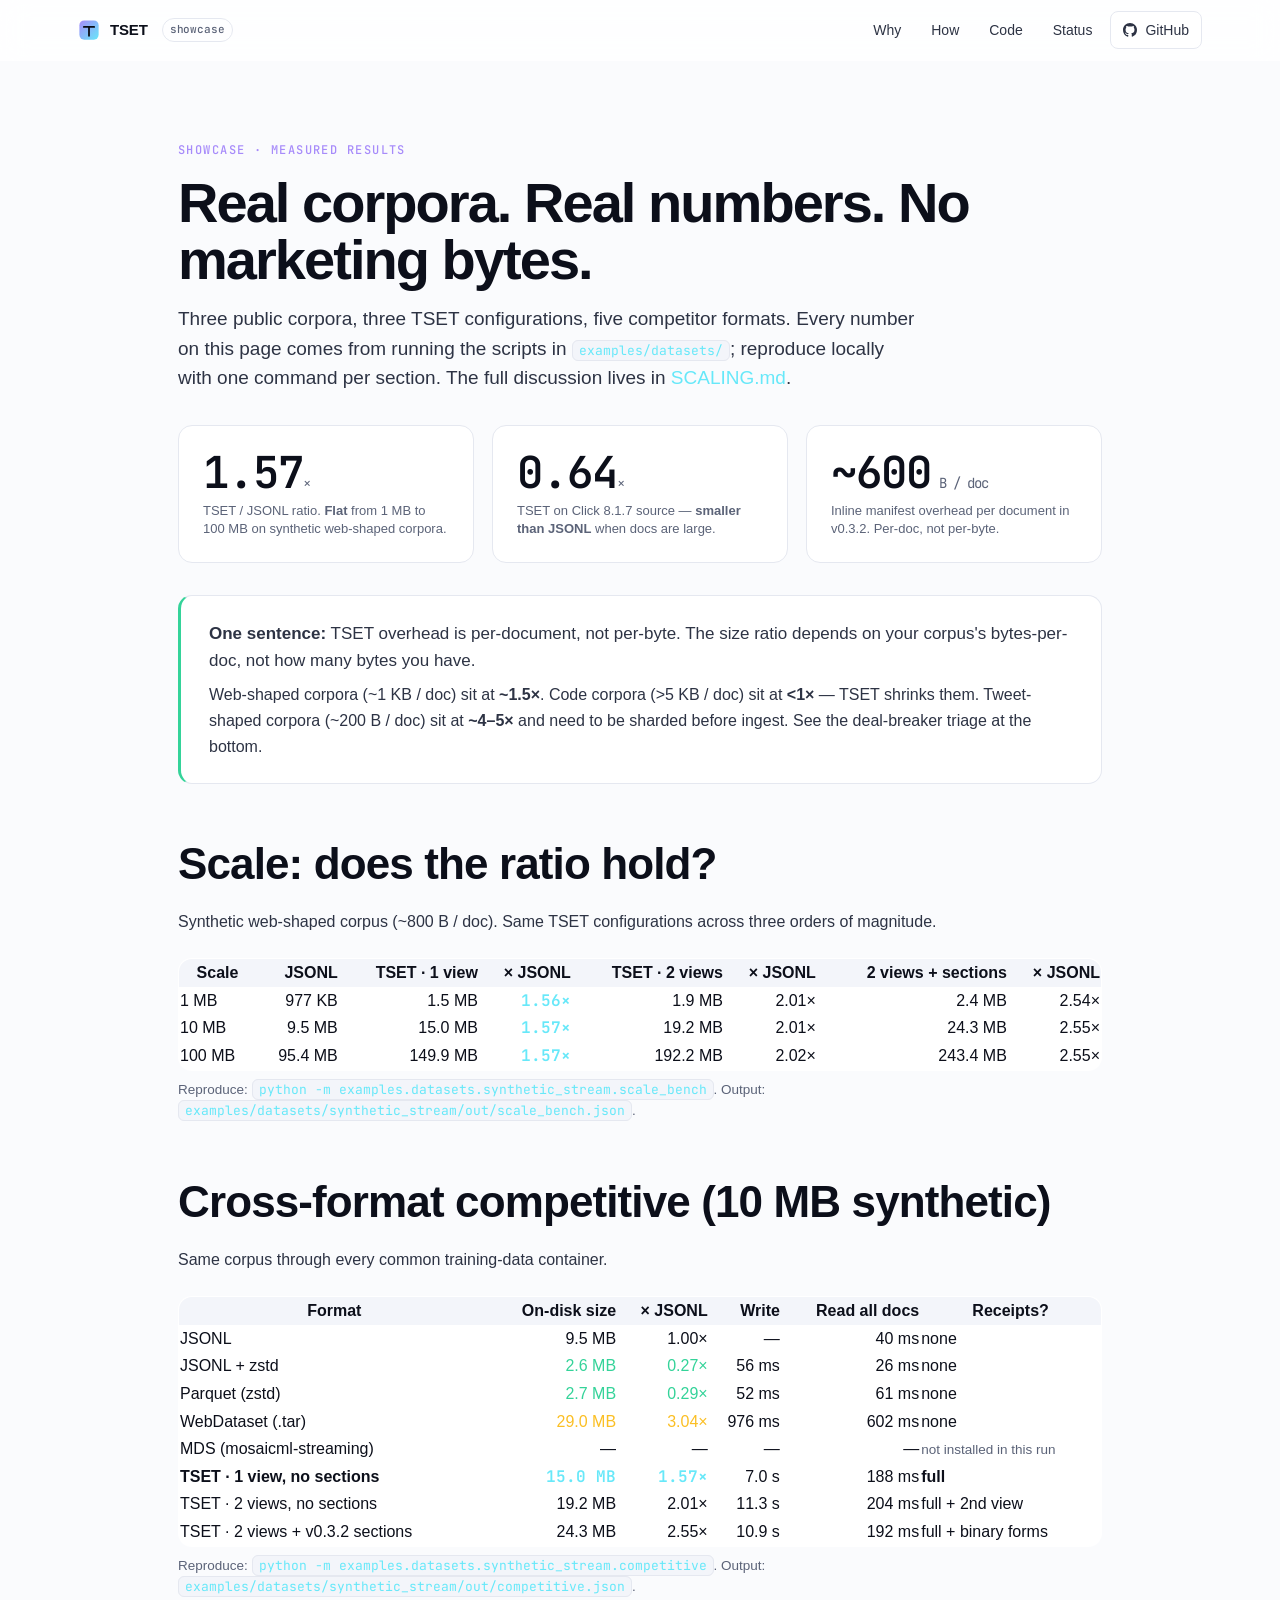
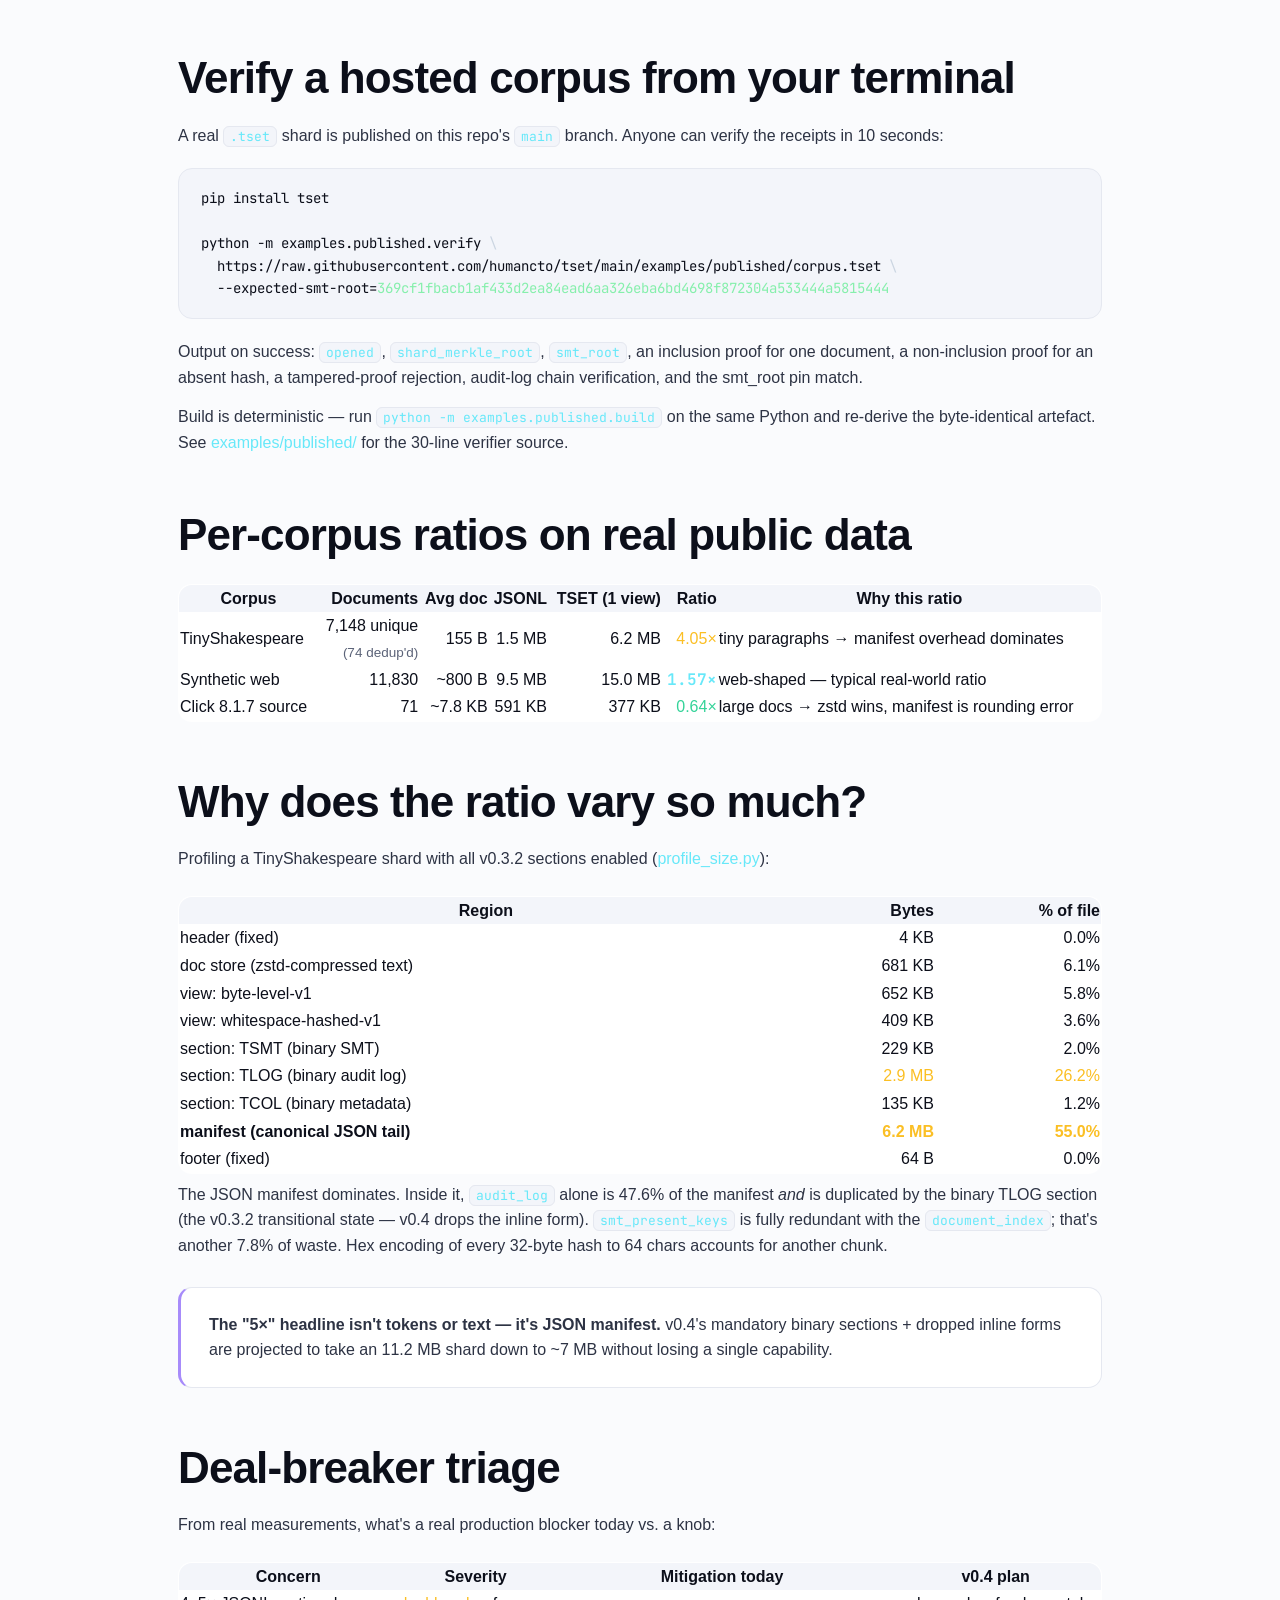
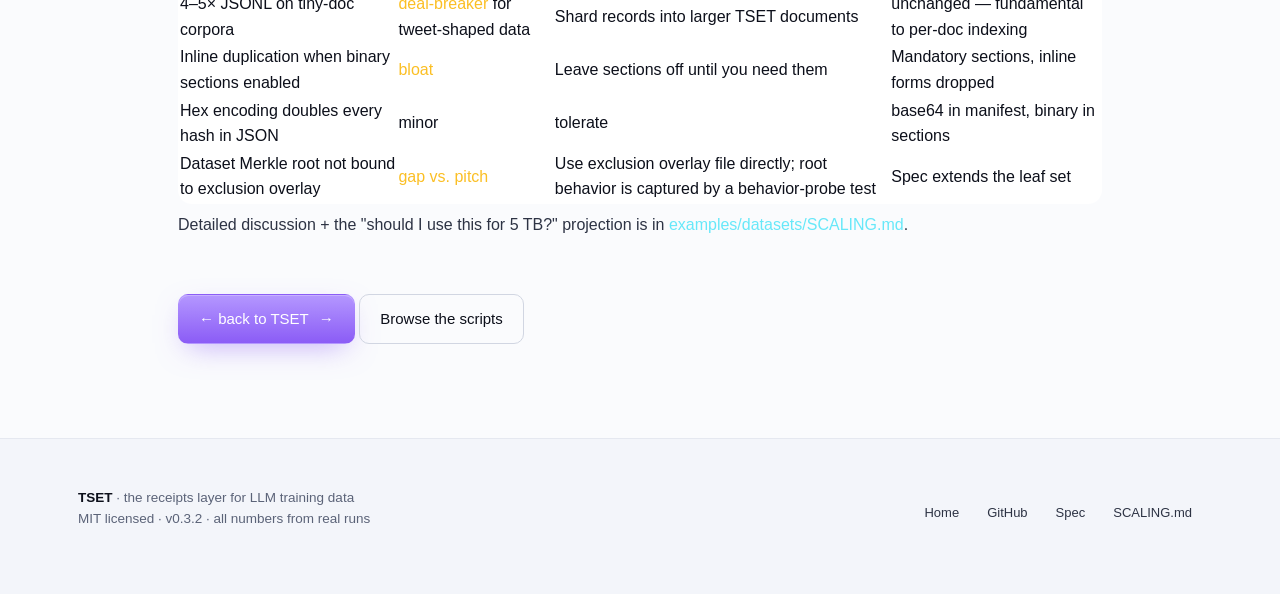
<file: docs/showcase/index.html>
<!doctype html>
<html lang="en">
<head>
  <meta charset="utf-8" />
  <meta name="viewport" content="width=device-width, initial-scale=1, viewport-fit=cover" />
  <meta name="color-scheme" content="dark light" />
  <meta name="theme-color" content="#07080d" media="(prefers-color-scheme: dark)" />

  <title>TSET — measured results on real public corpora</title>
  <meta name="description" content="Storage and read-throughput numbers for TSET vs JSONL, Parquet, WebDataset, MDS — measured on TinyShakespeare, Click source, and a 100 MB synthetic stream. All scripts and raw JSON results are reproducible." />
  <link rel="canonical" href="https://humancto.github.io/tset/showcase/" />

  <meta property="og:type" content="article" />
  <meta property="og:title" content="TSET — measured results on real public corpora" />
  <meta property="og:description" content="Honest size + speed numbers vs JSONL, Parquet, WebDataset, MDS. Includes the 5 TB scaling projection and the deal-breaker triage." />
  <meta property="og:image" content="https://humancto.github.io/tset/assets/og-image.png" />
  <meta property="og:url" content="https://humancto.github.io/tset/showcase/" />

  <meta name="twitter:card" content="summary_large_image" />
  <meta name="twitter:image" content="https://humancto.github.io/tset/assets/og-image.png" />

  <link rel="icon" href="../assets/favicon.svg" type="image/svg+xml" />
  <link rel="apple-touch-icon" href="../assets/favicon-192.png" />
  <link rel="preconnect" href="https://rsms.me" crossorigin />
  <link rel="preconnect" href="https://fonts.googleapis.com" />
  <link rel="preconnect" href="https://fonts.gstatic.com" crossorigin />
  <link rel="stylesheet" href="../assets/style.css" />
  <style>
    .kv-tight { font-size: 14px; }
    .kv-tight td { padding: 8px 12px; border-bottom: 1px solid var(--line); vertical-align: top; }
    .kv-tight th { text-align: left; padding: 10px 12px; font-weight: 600; color: var(--fg-2); border-bottom: 1px solid var(--line-2); font-size: 13px; }
    .data-table { width: 100%; border-collapse: collapse; margin: 24px 0 8px; background: var(--surface); border: 1px solid var(--line); border-radius: var(--r); overflow: hidden; }
    .data-table th { background: var(--bg-2); }
    .data-table .right { text-align: right; }
    .data-table .accent { color: var(--cyan); font-weight: 600; font-family: var(--mono); }
    .data-table .warn { color: var(--amber); }
    .data-table .pos { color: var(--green); }
    .callout { margin: 28px 0; padding: 24px 28px; background: var(--surface); border: 1px solid var(--line); border-left: 3px solid var(--violet); border-radius: var(--r); }
    .callout.warn { border-left-color: var(--amber); }
    .callout.good { border-left-color: var(--green); }
    .callout p { margin: 0 0 8px; }
    .callout p:last-child { margin: 0; }
    .stat-row { display: grid; grid-template-columns: repeat(3, 1fr); gap: 18px; margin: 32px 0; }
    @media (max-width: 720px) { .stat-row { grid-template-columns: 1fr; } }
    .stat-row .stat-card .v { font-size: 44px; }
    .stat-row .stat-card .v small { font-size: 14px; color: var(--muted); font-weight: 400; }
    .footnote { color: var(--muted); font-size: 13.5px; }
  </style>
</head>
<body>

<a class="skip" href="#main">Skip to content</a>

<header class="nav">
  <div class="wrap">
    <a class="brand" href="../">
      <svg viewBox="0 0 32 32" width="22" height="22" aria-hidden="true">
        <rect x="2" y="2" width="28" height="28" rx="7" fill="url(#brandG)"/>
        <path d="M8.5 11.5h15M16 11.5v13" stroke="#0a0c14" stroke-width="2.6" stroke-linecap="round"/>
        <defs><linearGradient id="brandG" x1="0" y1="0" x2="1" y2="1">
          <stop offset="0" stop-color="#a78bfa"/><stop offset="1" stop-color="#67e8f9"/>
        </linearGradient></defs>
      </svg>
      <span>TSET</span>
      <span class="ver">showcase</span>
    </a>
    <nav>
      <a href="../#why">Why</a>
      <a href="../#how">How</a>
      <a href="../#code">Code</a>
      <a href="../#status">Status</a>
      <a class="gh" href="https://github.com/humancto/tset" rel="noopener">
        <svg viewBox="0 0 16 16" width="14" height="14" fill="currentColor" aria-hidden="true"><path fill-rule="evenodd" d="M8 0C3.58 0 0 3.58 0 8a8 8 0 005.47 7.59c.4.07.55-.17.55-.38 0-.19-.01-.82-.01-1.49-2.01.37-2.53-.49-2.69-.94-.09-.23-.48-.94-.82-1.13-.28-.15-.68-.52-.01-.53.63-.01 1.08.58 1.23.82.72 1.21 1.87.87 2.33.66.07-.52.28-.87.51-1.07-1.78-.2-3.64-.89-3.64-3.95 0-.87.31-1.59.82-2.15-.08-.2-.36-1.02.08-2.12 0 0 .67-.21 2.2.82.64-.18 1.32-.27 2-.27.68 0 1.36.09 2 .27 1.53-1.04 2.2-.82 2.2-.82.44 1.1.16 1.92.08 2.12.51.56.82 1.27.82 2.15 0 3.07-1.87 3.75-3.65 3.95.29.25.54.73.54 1.48 0 1.07-.01 1.93-.01 2.2 0 .21.15.46.55.38A8.012 8.012 0 0016 8c0-4.42-3.58-8-8-8z"/></svg>
        <span>GitHub</span>
      </a>
    </nav>
  </div>
</header>

<main id="main" class="wrap" style="max-width: 980px; padding-top: 80px; padding-bottom: 80px;">

  <p class="eyebrow">Showcase · measured results</p>
  <h1 style="font-size: clamp(36px, 5vw, 56px);">Real corpora. Real numbers. <span class="grad">No marketing bytes.</span></h1>
  <p class="lede" style="max-width: 740px;">
    Three public corpora, three TSET configurations, five competitor formats.
    Every number on this page comes from running the scripts in
    <code>examples/datasets/</code>; reproduce locally with one command per
    section. The full discussion lives in
    <a href="https://github.com/humancto/tset/blob/main/examples/datasets/SCALING.md" rel="noopener" style="color: var(--cyan);">SCALING.md</a>.
  </p>

  <!-- ── Stat row ────────────────────────────────────────────── -->
  <div class="stat-row">
    <div class="stat-card">
      <div class="v">1.57<small>×</small></div>
      <div class="l">TSET / JSONL ratio. <strong>Flat</strong> from 1 MB to 100 MB on synthetic web-shaped corpora.</div>
    </div>
    <div class="stat-card">
      <div class="v">0.64<small>×</small></div>
      <div class="l">TSET on Click 8.1.7 source — <strong>smaller than JSONL</strong> when docs are large.</div>
    </div>
    <div class="stat-card">
      <div class="v">~600<small> B / doc</small></div>
      <div class="l">Inline manifest overhead per document in v0.3.2. Per-doc, not per-byte.</div>
    </div>
  </div>

  <!-- ── Headline ────────────────────────────────────────────── -->
  <div class="callout good">
    <p style="font-size: 17px;"><strong>One sentence:</strong> TSET overhead is per-document, not per-byte. The size ratio depends on your corpus's bytes-per-doc, not how many bytes you have.</p>
    <p>Web-shaped corpora (~1 KB / doc) sit at <strong>~1.5×</strong>. Code corpora (>5 KB / doc) sit at <strong>&lt;1×</strong> — TSET shrinks them. Tweet-shaped corpora (~200 B / doc) sit at <strong>~4–5×</strong> and need to be sharded before ingest. See the deal-breaker triage at the bottom.</p>
  </div>

  <!-- ── Scale ───────────────────────────────────────────────── -->
  <h2 style="margin-top: 56px;">Scale: does the ratio hold?</h2>
  <p>Synthetic web-shaped corpus (~800 B / doc). Same TSET configurations across three orders of magnitude.</p>

  <table class="data-table">
    <thead>
      <tr>
        <th>Scale</th>
        <th class="right">JSONL</th>
        <th class="right">TSET · 1 view</th>
        <th class="right">× JSONL</th>
        <th class="right">TSET · 2 views</th>
        <th class="right">× JSONL</th>
        <th class="right">2 views + sections</th>
        <th class="right">× JSONL</th>
      </tr>
    </thead>
    <tbody>
      <tr><td>1 MB</td><td class="right">977 KB</td><td class="right">1.5 MB</td><td class="right accent">1.56×</td><td class="right">1.9 MB</td><td class="right">2.01×</td><td class="right">2.4 MB</td><td class="right">2.54×</td></tr>
      <tr><td>10 MB</td><td class="right">9.5 MB</td><td class="right">15.0 MB</td><td class="right accent">1.57×</td><td class="right">19.2 MB</td><td class="right">2.01×</td><td class="right">24.3 MB</td><td class="right">2.55×</td></tr>
      <tr><td>100 MB</td><td class="right">95.4 MB</td><td class="right">149.9 MB</td><td class="right accent">1.57×</td><td class="right">192.2 MB</td><td class="right">2.02×</td><td class="right">243.4 MB</td><td class="right">2.55×</td></tr>
    </tbody>
  </table>

  <p class="footnote">
    Reproduce: <code>python -m examples.datasets.synthetic_stream.scale_bench</code>.
    Output: <code>examples/datasets/synthetic_stream/out/scale_bench.json</code>.
  </p>

  <!-- ── Competitive ──────────────────────────────────────────── -->
  <h2 style="margin-top: 56px;">Cross-format competitive (10 MB synthetic)</h2>
  <p>Same corpus through every common training-data container.</p>

  <table class="data-table">
    <thead>
      <tr>
        <th>Format</th>
        <th class="right">On-disk size</th>
        <th class="right">× JSONL</th>
        <th class="right">Write</th>
        <th class="right">Read all docs</th>
        <th>Receipts?</th>
      </tr>
    </thead>
    <tbody>
      <tr><td>JSONL</td><td class="right">9.5 MB</td><td class="right">1.00×</td><td class="right">—</td><td class="right">40 ms</td><td>none</td></tr>
      <tr><td>JSONL + zstd</td><td class="right pos">2.6 MB</td><td class="right pos">0.27×</td><td class="right">56 ms</td><td class="right">26 ms</td><td>none</td></tr>
      <tr><td>Parquet (zstd)</td><td class="right pos">2.7 MB</td><td class="right pos">0.29×</td><td class="right">52 ms</td><td class="right">61 ms</td><td>none</td></tr>
      <tr><td>WebDataset (.tar)</td><td class="right warn">29.0 MB</td><td class="right warn">3.04×</td><td class="right">976 ms</td><td class="right">602 ms</td><td>none</td></tr>
      <tr><td>MDS (mosaicml-streaming)</td><td class="right">—</td><td class="right">—</td><td class="right">—</td><td class="right">—</td><td><span class="footnote">not installed in this run</span></td></tr>
      <tr><td><strong>TSET · 1 view, no sections</strong></td><td class="right accent">15.0 MB</td><td class="right accent">1.57×</td><td class="right">7.0 s</td><td class="right">188 ms</td><td><strong>full</strong></td></tr>
      <tr><td>TSET · 2 views, no sections</td><td class="right">19.2 MB</td><td class="right">2.01×</td><td class="right">11.3 s</td><td class="right">204 ms</td><td>full + 2nd view</td></tr>
      <tr><td>TSET · 2 views + v0.3.2 sections</td><td class="right">24.3 MB</td><td class="right">2.55×</td><td class="right">10.9 s</td><td class="right">192 ms</td><td>full + binary forms</td></tr>
    </tbody>
  </table>

  <p class="footnote">Reproduce: <code>python -m examples.datasets.synthetic_stream.competitive</code>. Output: <code>examples/datasets/synthetic_stream/out/competitive.json</code>.</p>

  <!-- ── Verify a hosted corpus ──────────────────────────────── -->
  <h2 style="margin-top: 56px;">Verify a hosted corpus from your terminal</h2>
  <p>
    A real <code>.tset</code> shard is published on this repo's <code>main</code> branch.
    Anyone can verify the receipts in 10 seconds:
  </p>
  <pre class="code" style="background: var(--bg-2); border: 1px solid var(--line); border-radius: var(--r); padding: 18px 22px; margin: 20px 0; font-size: 13.5px;"><code>pip install tset

python -m examples.published.verify <span class="tok-pun">\</span>
  https://raw.githubusercontent.com/humancto/tset/main/examples/published/corpus.tset <span class="tok-pun">\</span>
  --expected-smt-root=<span class="tok-s">369cf1fbacb1af433d2ea84ead6aa326eba6bd4698f872304a533444a5815444</span></code></pre>
  <p>
    Output on success: <code>opened</code>, <code>shard_merkle_root</code>,
    <code>smt_root</code>, an inclusion proof for one document, a
    non-inclusion proof for an absent hash, a tampered-proof rejection,
    audit-log chain verification, and the smt_root pin match.
  </p>
  <p>
    Build is deterministic — run
    <code>python -m examples.published.build</code> on the same Python
    and re-derive the byte-identical artefact. See
    <a href="https://github.com/humancto/tset/tree/main/examples/published" rel="noopener" style="color: var(--cyan);">examples/published/</a>
    for the 30-line verifier source.
  </p>

  <!-- ── Per-corpus ──────────────────────────────────────────── -->
  <h2 style="margin-top: 56px;">Per-corpus ratios on real public data</h2>

  <table class="data-table">
    <thead>
      <tr>
        <th>Corpus</th>
        <th class="right">Documents</th>
        <th class="right">Avg doc</th>
        <th class="right">JSONL</th>
        <th class="right">TSET (1 view)</th>
        <th class="right">Ratio</th>
        <th>Why this ratio</th>
      </tr>
    </thead>
    <tbody>
      <tr>
        <td>TinyShakespeare</td>
        <td class="right">7,148 unique<br/><span class="footnote">(74 dedup'd)</span></td>
        <td class="right">155 B</td>
        <td class="right">1.5 MB</td>
        <td class="right">6.2 MB</td>
        <td class="right warn">4.05×</td>
        <td>tiny paragraphs → manifest overhead dominates</td>
      </tr>
      <tr>
        <td>Synthetic web</td>
        <td class="right">11,830</td>
        <td class="right">~800 B</td>
        <td class="right">9.5 MB</td>
        <td class="right">15.0 MB</td>
        <td class="right accent">1.57×</td>
        <td>web-shaped — typical real-world ratio</td>
      </tr>
      <tr>
        <td>Click 8.1.7 source</td>
        <td class="right">71</td>
        <td class="right">~7.8 KB</td>
        <td class="right">591 KB</td>
        <td class="right">377 KB</td>
        <td class="right pos">0.64×</td>
        <td>large docs → zstd wins, manifest is rounding error</td>
      </tr>
    </tbody>
  </table>

  <!-- ── Why ─────────────────────────────────────────────────── -->
  <h2 style="margin-top: 56px;">Why does the ratio vary so much?</h2>

  <p>
    Profiling a TinyShakespeare shard with all v0.3.2 sections enabled
    (<a href="https://github.com/humancto/tset/blob/main/examples/datasets/_lib/profile_size.py" rel="noopener" style="color: var(--cyan);">profile_size.py</a>):
  </p>

  <table class="data-table">
    <thead><tr><th>Region</th><th class="right">Bytes</th><th class="right">% of file</th></tr></thead>
    <tbody>
      <tr><td>header (fixed)</td><td class="right">4 KB</td><td class="right">0.0%</td></tr>
      <tr><td>doc store (zstd-compressed text)</td><td class="right">681 KB</td><td class="right">6.1%</td></tr>
      <tr><td>view: byte-level-v1</td><td class="right">652 KB</td><td class="right">5.8%</td></tr>
      <tr><td>view: whitespace-hashed-v1</td><td class="right">409 KB</td><td class="right">3.6%</td></tr>
      <tr><td>section: TSMT (binary SMT)</td><td class="right">229 KB</td><td class="right">2.0%</td></tr>
      <tr><td>section: TLOG (binary audit log)</td><td class="right warn">2.9 MB</td><td class="right warn">26.2%</td></tr>
      <tr><td>section: TCOL (binary metadata)</td><td class="right">135 KB</td><td class="right">1.2%</td></tr>
      <tr><td><strong>manifest (canonical JSON tail)</strong></td><td class="right warn"><strong>6.2 MB</strong></td><td class="right warn"><strong>55.0%</strong></td></tr>
      <tr><td>footer (fixed)</td><td class="right">64 B</td><td class="right">0.0%</td></tr>
    </tbody>
  </table>

  <p>
    The JSON manifest dominates. Inside it, <code>audit_log</code> alone is
    47.6% of the manifest <em>and</em> is duplicated by the binary TLOG
    section (the v0.3.2 transitional state — v0.4 drops the inline form).
    <code>smt_present_keys</code> is fully redundant with the
    <code>document_index</code>; that's another 7.8% of waste. Hex
    encoding of every 32-byte hash to 64 chars accounts for another
    chunk.
  </p>

  <div class="callout">
    <p>
      <strong>The "5×" headline isn't tokens or text — it's JSON manifest.</strong>
      v0.4's mandatory binary sections + dropped inline forms are
      projected to take an 11.2 MB shard down to ~7 MB without losing a
      single capability.
    </p>
  </div>

  <!-- ── Triage ───────────────────────────────────────────────── -->
  <h2 style="margin-top: 56px;">Deal-breaker triage</h2>
  <p>From real measurements, what's a real production blocker today vs. a knob:</p>

  <table class="data-table">
    <thead>
      <tr>
        <th>Concern</th>
        <th>Severity</th>
        <th>Mitigation today</th>
        <th>v0.4 plan</th>
      </tr>
    </thead>
    <tbody>
      <tr>
        <td>4–5× JSONL on tiny-doc corpora</td>
        <td><span class="warn">deal-breaker</span> for tweet-shaped data</td>
        <td>Shard records into larger TSET documents</td>
        <td>unchanged — fundamental to per-doc indexing</td>
      </tr>
      <tr>
        <td>Inline duplication when binary sections enabled</td>
        <td><span class="warn">bloat</span></td>
        <td>Leave sections off until you need them</td>
        <td>Mandatory sections, inline forms dropped</td>
      </tr>
      <tr>
        <td>Hex encoding doubles every hash in JSON</td>
        <td>minor</td>
        <td>tolerate</td>
        <td>base64 in manifest, binary in sections</td>
      </tr>
      <tr>
        <td>Dataset Merkle root not bound to exclusion overlay</td>
        <td><span class="warn">gap vs. pitch</span></td>
        <td>Use exclusion overlay file directly; root behavior is captured by a behavior-probe test</td>
        <td>Spec extends the leaf set</td>
      </tr>
    </tbody>
  </table>

  <p>
    Detailed discussion + the "should I use this for 5 TB?" projection
    is in
    <a href="https://github.com/humancto/tset/blob/main/examples/datasets/SCALING.md" rel="noopener" style="color: var(--cyan);">examples/datasets/SCALING.md</a>.
  </p>

  <p style="margin-top: 56px;">
    <a class="btn primary" href="../">← back to TSET <span class="arrow">→</span></a>
    <a class="btn ghost" href="https://github.com/humancto/tset/tree/main/examples/datasets" rel="noopener">Browse the scripts</a>
  </p>

</main>

<footer class="foot">
  <div class="wrap">
    <div class="meta">
      <strong>TSET</strong> · the receipts layer for LLM training data<br/>
      MIT licensed · v0.3.2 · all numbers from real runs
    </div>
    <div class="links">
      <a href="../">Home</a>
      <a href="https://github.com/humancto/tset" rel="noopener">GitHub</a>
      <a href="https://github.com/humancto/tset/blob/main/SPEC.md" rel="noopener">Spec</a>
      <a href="https://github.com/humancto/tset/blob/main/examples/datasets/SCALING.md" rel="noopener">SCALING.md</a>
    </div>
  </div>
</footer>

</body>
</html>
</file>
<file: docs/assets/style.css>
/* ─────────────────────────────────────────────────────────────────────────
   TSET landing page · receipts pitch · single stylesheet
   Dark-first, no framework, no JS dependency for layout.
   Tokens follow Tailwind's palette where useful so the pitch reads cleanly.
   ───────────────────────────────────────────────────────────────────────── */

@import url("https://rsms.me/inter/inter.css");
@import url("https://fonts.googleapis.com/css2?family=JetBrains+Mono:wght@400;500;600&display=swap");

:root {
  /* surfaces */
  --bg:        #07080d;
  --bg-2:      #0a0c14;
  --surface:   #0f1220;
  --surface-2: #151a2c;
  --line:      #1f2538;
  --line-2:    #2a3148;

  /* text */
  --fg:    #eef0f7;
  --fg-2:  #c4c9d7;
  --muted: #8a92a8;
  --dim:   #5b637a;

  /* accents */
  --violet:  #a78bfa;
  --violet-2:#7c3aed;
  --cyan:    #67e8f9;
  --cyan-2:  #06b6d4;
  --pink:    #f472b6;
  --amber:   #fbbf24;
  --green:   #34d399;

  /* syntax */
  --syn-comment: #6b7387;
  --syn-keyword: #c4b5fd;
  --syn-string:  #86efac;
  --syn-number:  #fcd34d;
  --syn-fn:      #93c5fd;
  --syn-type:    #67e8f9;
  --syn-punct:   #cbd5e1;
  --syn-prompt:  #6ee7b7;

  /* layout */
  --max: 1180px;
  --r-sm: 10px;
  --r:    14px;
  --r-lg: 20px;
  --shadow-sm: 0 1px 2px rgba(0,0,0,.35), 0 0 0 1px rgba(255,255,255,.04);
  --shadow:    0 10px 30px -12px rgba(0,0,0,.6), 0 0 0 1px rgba(255,255,255,.04);
  --shadow-lg: 0 30px 80px -30px rgba(124,58,237,.35), 0 0 0 1px rgba(255,255,255,.05);

  --sans: "Inter var", "Inter", -apple-system, BlinkMacSystemFont, "Segoe UI", Roboto, sans-serif;
  --mono: "JetBrains Mono", ui-monospace, SFMono-Regular, Menlo, Consolas, monospace;
}

/* ── Reset & base ─────────────────────────────────────────────────────── */

*,*::before,*::after { box-sizing: border-box; }
html { -webkit-text-size-adjust: 100%; text-size-adjust: 100%; scroll-behavior: smooth; }
body {
  margin: 0;
  background: var(--bg);
  color: var(--fg);
  font-family: var(--sans);
  font-feature-settings: "ss01", "cv11", "calt";
  font-size: 16px;
  line-height: 1.6;
  -webkit-font-smoothing: antialiased;
  text-rendering: optimizeLegibility;
  overflow-x: hidden;
}

img, svg { max-width: 100%; display: block; }
a { color: inherit; text-decoration: none; }

::selection { background: rgba(167,139,250,.35); color: #fff; }

.skip {
  position: absolute; left: -9999px; top: auto;
  width: 1px; height: 1px; overflow: hidden;
}
.skip:focus {
  position: fixed; left: 16px; top: 16px;
  width: auto; height: auto; padding: 10px 14px;
  background: var(--violet); color: #0a0c14; border-radius: 8px; z-index: 1000;
}

/* ── Layout primitives ────────────────────────────────────────────────── */

.wrap { max-width: var(--max); margin: 0 auto; padding: 0 28px; }
.wrap.narrow { max-width: 760px; }

.section { padding: 96px 0; position: relative; }
.section.tight { padding: 64px 0; }

.eyebrow {
  font-family: var(--mono);
  font-size: 12px;
  font-weight: 500;
  letter-spacing: .12em;
  text-transform: uppercase;
  color: var(--violet);
  margin: 0 0 14px;
}

h1, h2, h3, h4 {
  font-family: var(--sans);
  font-weight: 600;
  letter-spacing: -0.02em;
  margin: 0 0 16px;
  line-height: 1.1;
  color: var(--fg);
}

h1 { font-size: clamp(40px, 6.5vw, 72px); letter-spacing: -0.035em; line-height: 1.02; font-weight: 600; }
h2 { font-size: clamp(28px, 4vw, 44px); margin-bottom: 20px; }
h3 { font-size: 18px; font-weight: 600; }

p  { margin: 0 0 14px; color: var(--fg-2); }
.lede { font-size: 19px; color: var(--fg-2); max-width: 720px; line-height: 1.55; }

code, pre, kbd {
  font-family: var(--mono);
  font-size: 14px;
  font-feature-settings: "calt" 0, "liga" 0;
}

p code, li code, td code {
  background: var(--surface-2);
  border: 1px solid var(--line);
  padding: 1px 6px;
  border-radius: 6px;
  font-size: 13px;
  color: var(--cyan);
}

/* ── Top nav ──────────────────────────────────────────────────────────── */

.nav {
  position: sticky; top: 0; z-index: 50;
  backdrop-filter: saturate(140%) blur(14px);
  -webkit-backdrop-filter: saturate(140%) blur(14px);
  background: rgba(7,8,13,.72);
  border-bottom: 1px solid rgba(255,255,255,.04);
}
.nav .wrap {
  display: flex; align-items: center; justify-content: space-between;
  height: 60px;
}
.brand {
  display: flex; align-items: center; gap: 10px;
  font-weight: 600; font-size: 15px; letter-spacing: -0.01em;
}
.brand .ver {
  font-family: var(--mono); font-size: 11px; font-weight: 500;
  color: var(--muted); padding: 2px 7px;
  border: 1px solid var(--line); border-radius: 999px;
  margin-left: 4px;
}
.nav nav { display: flex; gap: 6px; align-items: center; }
.nav nav a {
  font-size: 14px; color: var(--fg-2); padding: 8px 12px; border-radius: 8px;
  transition: background .15s, color .15s;
}
.nav nav a:hover { background: var(--surface); color: var(--fg); }
.nav nav .gh {
  display: inline-flex; align-items: center; gap: 8px;
  background: var(--surface); border: 1px solid var(--line);
  padding: 7px 12px;
}
.nav nav .gh:hover { border-color: var(--line-2); }

@media (max-width: 720px) {
  .nav nav a:not(.gh) { display: none; }
}

/* ── Buttons ──────────────────────────────────────────────────────────── */

.btn {
  display: inline-flex; align-items: center; gap: 10px;
  padding: 12px 20px;
  border-radius: 10px;
  font-weight: 500;
  font-size: 15px;
  border: 1px solid transparent;
  cursor: pointer;
  transition: transform .12s ease, background .15s, border-color .15s, box-shadow .2s;
  white-space: nowrap;
}
.btn:active { transform: translateY(1px); }
.btn.primary {
  background: linear-gradient(180deg, #b497ff 0%, #8b5cf6 100%);
  color: #0a0c14;
  box-shadow: 0 1px 0 rgba(255,255,255,.25) inset, 0 10px 30px -10px rgba(139,92,246,.55);
}
.btn.primary:hover { box-shadow: 0 1px 0 rgba(255,255,255,.3) inset, 0 14px 40px -10px rgba(139,92,246,.7); }
.btn.ghost {
  background: rgba(255,255,255,.03);
  color: var(--fg);
  border-color: var(--line-2);
}
.btn.ghost:hover { background: rgba(255,255,255,.06); border-color: #3a4262; }
.btn .arrow { transition: transform .15s; }
.btn:hover .arrow { transform: translateX(3px); }

/* ── Hero ─────────────────────────────────────────────────────────────── */

.hero {
  position: relative;
  padding: 110px 0 80px;
  overflow: hidden;
}

.hero::before {
  /* gradient mesh */
  content: "";
  position: absolute; inset: -10% -10% 0 -10%;
  background:
    radial-gradient(60% 50% at 80% 10%, rgba(167,139,250,.20), transparent 60%),
    radial-gradient(55% 45% at 10% 30%, rgba(103,232,249,.13), transparent 60%),
    radial-gradient(40% 30% at 50% 80%, rgba(244,114,182,.10), transparent 60%);
  pointer-events: none;
  filter: blur(12px);
  z-index: 0;
}

.hero::after {
  /* subtle grid */
  content: "";
  position: absolute; inset: 0;
  background-image:
    linear-gradient(rgba(255,255,255,.025) 1px, transparent 1px),
    linear-gradient(90deg, rgba(255,255,255,.025) 1px, transparent 1px);
  background-size: 64px 64px;
  mask-image: radial-gradient(ellipse 80% 60% at 50% 30%, #000 30%, transparent 80%);
  -webkit-mask-image: radial-gradient(ellipse 80% 60% at 50% 30%, #000 30%, transparent 80%);
  pointer-events: none;
  z-index: 0;
}

.hero .wrap {
  position: relative; z-index: 1;
  display: grid;
  grid-template-columns: minmax(0, 1.05fr) minmax(0, .95fr);
  gap: 64px;
  align-items: center;
}

@media (max-width: 960px) {
  .hero .wrap { grid-template-columns: 1fr; gap: 40px; }
  .hero { padding: 80px 0 60px; }
}

.pill {
  display: inline-flex; align-items: center; gap: 10px;
  padding: 6px 12px 6px 6px;
  border: 1px solid var(--line);
  border-radius: 999px;
  background: var(--surface);
  font-size: 12.5px; color: var(--fg-2);
  margin: 0 0 24px;
}
.pill .tag {
  font-family: var(--mono); font-size: 11px; font-weight: 600; letter-spacing: .04em;
  background: linear-gradient(135deg, var(--violet) 0%, var(--cyan) 100%);
  color: #0a0c14;
  padding: 3px 8px; border-radius: 999px;
}
.pill .arr { color: var(--muted); font-size: 14px; }

.hero h1 .grad {
  background: linear-gradient(120deg, #fff 0%, #c4b5fd 40%, #67e8f9 100%);
  -webkit-background-clip: text; background-clip: text; color: transparent;
}

.hero .sub {
  font-size: 19px;
  color: var(--fg-2);
  max-width: 540px;
  margin: 22px 0 32px;
  line-height: 1.55;
}

.cta {
  display: flex; gap: 12px; flex-wrap: wrap;
}

.trust {
  margin-top: 36px;
  display: flex; flex-wrap: wrap; gap: 18px 24px;
  font-size: 13px; color: var(--muted);
}
.trust span { display: inline-flex; align-items: center; gap: 8px; }
.trust .dot {
  width: 6px; height: 6px; border-radius: 999px;
  background: var(--green);
  box-shadow: 0 0 12px var(--green);
}

/* ── Merkle motif (right side of hero) ───────────────────────────────── */

.motif {
  position: relative;
  aspect-ratio: 1 / 1;
  max-width: 480px;
  margin-left: auto;
}
.motif svg { width: 100%; height: 100%; overflow: visible; }

.motif .node { transition: transform .3s; }
.motif .leaf  { fill: var(--surface-2); stroke: var(--line-2); stroke-width: 1; }
.motif .inner { fill: var(--surface);   stroke: var(--line-2); stroke-width: 1; }
.motif .root  { fill: url(#rootFill);   stroke: var(--violet); stroke-width: 1.5; }
.motif .edge  { stroke: var(--line-2); stroke-width: 1; fill: none; }
.motif .glow  { filter: blur(14px); opacity: .55; }
.motif .label { font: 500 10px var(--mono); fill: var(--muted); letter-spacing: .04em; }
.motif .hash  { font: 500 9px var(--mono); fill: var(--cyan); letter-spacing: .04em; }
.motif .root-label { font: 600 11px var(--mono); fill: var(--fg); letter-spacing: .05em; }

@keyframes pulse {
  0%, 100% { opacity: .35; transform: scale(1); }
  50%      { opacity: .85; transform: scale(1.06); }
}
.motif .pulse-ring { animation: pulse 3.2s ease-in-out infinite; transform-origin: center; }

@keyframes flow {
  0%   { stroke-dashoffset: 0;  opacity: 0; }
  20%  { opacity: 1; }
  100% { stroke-dashoffset: -180; opacity: 0; }
}
.motif .flow {
  stroke: var(--cyan); stroke-width: 1.5; stroke-dasharray: 4 12;
  fill: none;
  animation: flow 4s linear infinite;
}
.motif .flow.f2 { animation-delay: 1.3s; stroke: var(--violet); }
.motif .flow.f3 { animation-delay: 2.6s; stroke: var(--pink); }

/* ── Section: Why TSET / problem ─────────────────────────────────────── */

.problem {
  background:
    linear-gradient(180deg, transparent 0%, rgba(15,18,32,.7) 100%);
  border-top: 1px solid var(--line);
  border-bottom: 1px solid var(--line);
}
.problem .grid-3 {
  margin-top: 40px;
  display: grid;
  grid-template-columns: repeat(3, 1fr);
  gap: 24px;
}
@media (max-width: 860px) { .problem .grid-3 { grid-template-columns: 1fr; } }

.problem .item h3 { color: var(--fg); margin-bottom: 8px; font-size: 17px; }
.problem .item p  { color: var(--muted); font-size: 14.5px; line-height: 1.55; }
.problem .item .num {
  font-family: var(--mono);
  font-size: 11px; color: var(--violet);
  letter-spacing: .15em; text-transform: uppercase;
  margin-bottom: 10px;
}

/* ── Bento grid ──────────────────────────────────────────────────────── */

.bento {
  margin-top: 48px;
  display: grid;
  grid-template-columns: repeat(6, 1fr);
  grid-auto-rows: minmax(180px, auto);
  gap: 18px;
}

.bento .b {
  position: relative;
  background: var(--surface);
  border: 1px solid var(--line);
  border-radius: var(--r);
  padding: 28px;
  overflow: hidden;
  transition: border-color .2s, transform .2s;
}
.bento .b:hover { border-color: var(--line-2); }

.bento .b h3 {
  font-size: 18px; margin-bottom: 8px;
  letter-spacing: -0.01em;
}
.bento .b p  { color: var(--muted); font-size: 14.5px; line-height: 1.55; margin: 0; }
.bento .b .tag {
  font-family: var(--mono);
  font-size: 11px; font-weight: 500;
  color: var(--violet); letter-spacing: .12em;
  text-transform: uppercase;
  margin-bottom: 14px;
  display: block;
}

.bento .b.b-wide  { grid-column: span 4; }
.bento .b.b-half  { grid-column: span 3; }
.bento .b.b-third { grid-column: span 2; }
.bento .b.b-tall  { grid-row: span 2; }

@media (max-width: 960px) {
  .bento { grid-template-columns: repeat(2, 1fr); }
  .bento .b.b-wide, .bento .b.b-half, .bento .b.b-third { grid-column: span 2; }
  .bento .b.b-tall { grid-row: auto; }
}
@media (max-width: 560px) {
  .bento { grid-template-columns: 1fr; }
  .bento .b.b-wide, .bento .b.b-half, .bento .b.b-third { grid-column: span 1; }
}

.bento .b.feat {
  background:
    radial-gradient(120% 60% at 100% 0%, rgba(167,139,250,.16), transparent 60%),
    var(--surface);
}
.bento .b.feat-cyan {
  background:
    radial-gradient(120% 60% at 0% 100%, rgba(103,232,249,.14), transparent 60%),
    var(--surface);
}

.bento .ico {
  width: 36px; height: 36px;
  display: inline-grid; place-items: center;
  background: rgba(167,139,250,.12);
  border: 1px solid rgba(167,139,250,.28);
  border-radius: 10px;
  margin-bottom: 18px;
}
.bento .ico svg { width: 18px; height: 18px; stroke: var(--violet); }
.bento .feat-cyan .ico { background: rgba(103,232,249,.10); border-color: rgba(103,232,249,.28); }
.bento .feat-cyan .ico svg { stroke: var(--cyan); }

.bento .stat {
  font-family: var(--mono);
  font-size: 56px; font-weight: 600;
  letter-spacing: -0.04em;
  background: linear-gradient(120deg, #fff 0%, #c4b5fd 100%);
  -webkit-background-clip: text; background-clip: text; color: transparent;
  line-height: 1;
  margin: 8px 0 6px;
}

/* ── Format diagram (inline SVG, replaces ASCII) ─────────────────────── */

.layout {
  margin-top: 48px;
  background: var(--surface);
  border: 1px solid var(--line);
  border-radius: var(--r-lg);
  padding: 36px;
  position: relative;
  overflow: hidden;
}
.layout::before {
  content: "";
  position: absolute; inset: 0;
  background:
    radial-gradient(80% 40% at 50% 0%, rgba(167,139,250,.08), transparent 70%);
  pointer-events: none;
}
.layout svg { position: relative; z-index: 1; width: 100%; height: auto; max-width: 920px; margin: 0 auto; }
.layout .seg-rect  { stroke: var(--line-2); stroke-width: 1; fill: var(--surface-2); }
.layout .seg-rect.section-tsmt { fill: rgba(167,139,250,.10); stroke: rgba(167,139,250,.4); }
.layout .seg-rect.section-tlog { fill: rgba(103,232,249,.10); stroke: rgba(103,232,249,.4); }
.layout .seg-rect.section-tcol { fill: rgba(244,114,182,.10); stroke: rgba(244,114,182,.4); }
.layout .seg-rect.section-hdr  { fill: rgba(52,211,153,.10); stroke: rgba(52,211,153,.4); }
.layout .seg-title { font: 600 13px var(--mono); fill: var(--fg); }
.layout .seg-sub   { font: 400 11px var(--mono); fill: var(--muted); }
.layout .seg-tag   { font: 600 10px var(--mono); letter-spacing: .12em; }
.layout .seg-tag.tsmt { fill: var(--violet); }
.layout .seg-tag.tlog { fill: var(--cyan); }
.layout .seg-tag.tcol { fill: var(--pink); }
.layout .seg-tag.hdr  { fill: var(--green); }
.layout .arrow-line { stroke: var(--line-2); stroke-width: 1; stroke-dasharray: 3 4; fill: none; }
.layout .arrow-label { font: 500 11px var(--sans); fill: var(--muted); }

.layout .legend {
  display: flex; flex-wrap: wrap; gap: 18px;
  margin-top: 28px; padding-top: 24px;
  border-top: 1px solid var(--line);
  position: relative; z-index: 1;
  font-size: 13px; color: var(--muted);
}
.layout .legend span { display: inline-flex; align-items: center; gap: 8px; }
.layout .legend i {
  width: 10px; height: 10px; border-radius: 3px; display: inline-block;
}
.layout .legend i.hdr  { background: rgba(52,211,153,.6); }
.layout .legend i.tsmt { background: rgba(167,139,250,.6); }
.layout .legend i.tlog { background: rgba(103,232,249,.6); }
.layout .legend i.tcol { background: rgba(244,114,182,.6); }

/* ── Code block + tabs ────────────────────────────────────────────────── */

.code-card {
  margin-top: 32px;
  background: var(--bg-2);
  border: 1px solid var(--line);
  border-radius: var(--r-lg);
  overflow: hidden;
  box-shadow: var(--shadow);
}

.code-tabs {
  display: flex;
  border-bottom: 1px solid var(--line);
  background: linear-gradient(180deg, rgba(255,255,255,.02), transparent);
}
.code-tabs button {
  background: transparent; border: 0; cursor: pointer;
  padding: 14px 20px;
  font-family: var(--mono); font-size: 13px; font-weight: 500;
  color: var(--muted);
  border-bottom: 2px solid transparent;
  transition: color .15s, border-color .15s, background .15s;
  display: inline-flex; align-items: center; gap: 8px;
}
.code-tabs button:hover { color: var(--fg-2); }
.code-tabs button[aria-selected="true"] {
  color: var(--fg);
  border-bottom-color: var(--violet);
  background: rgba(167,139,250,.05);
}
.code-tabs .lang-icon { width: 14px; height: 14px; opacity: .9; }

.code-pane { display: none; }
.code-pane.active { display: block; }
.code-pane pre {
  margin: 0;
  padding: 24px 28px;
  overflow-x: auto;
  font-family: var(--mono);
  font-size: 14px;
  line-height: 1.7;
  color: var(--fg);
  background: var(--bg-2);
}
.code-pane pre code { color: var(--fg); }

/* syntax tokens */
.tok-c   { color: var(--syn-comment); font-style: italic; }
.tok-k   { color: var(--syn-keyword); }
.tok-s   { color: var(--syn-string); }
.tok-n   { color: var(--syn-number); }
.tok-fn  { color: var(--syn-fn); }
.tok-ty  { color: var(--syn-type); }
.tok-p   { color: var(--syn-prompt); user-select: none; }
.tok-pun { color: var(--syn-punct); }

/* ── Status strip ─────────────────────────────────────────────────────── */

.stats {
  margin-top: 40px;
  display: grid;
  grid-template-columns: repeat(4, 1fr);
  gap: 18px;
}
@media (max-width: 760px) { .stats { grid-template-columns: repeat(2, 1fr); } }

.stat-card {
  background: var(--surface);
  border: 1px solid var(--line);
  border-radius: var(--r);
  padding: 24px;
}
.stat-card .v {
  font-family: var(--mono);
  font-size: 36px; font-weight: 600;
  letter-spacing: -0.02em;
  color: var(--fg);
  line-height: 1;
  margin-bottom: 8px;
}
.stat-card .v .accent { color: var(--cyan); }
.stat-card .l {
  font-size: 13px; color: var(--muted);
  line-height: 1.4;
}

/* ── Honesty + CTA band ──────────────────────────────────────────────── */

.honesty {
  background:
    radial-gradient(80% 50% at 50% 0%, rgba(244,114,182,.06), transparent 60%);
  border-top: 1px solid var(--line);
}
.honesty .box {
  background: var(--surface);
  border: 1px solid var(--line);
  border-left: 3px solid var(--amber);
  border-radius: var(--r);
  padding: 28px 32px;
  margin-top: 24px;
}
.honesty .box p { color: var(--fg-2); font-size: 15.5px; }

.cta-band {
  text-align: center;
  background:
    radial-gradient(60% 80% at 50% 50%, rgba(167,139,250,.16), transparent 70%);
  border-top: 1px solid var(--line);
  padding: 100px 0;
}
.cta-band .install {
  display: inline-flex; align-items: center; gap: 14px;
  background: var(--bg-2);
  border: 1px solid var(--line-2);
  border-radius: 12px;
  padding: 12px 18px;
  font-family: var(--mono); font-size: 14px;
  color: var(--fg);
  margin: 24px auto 28px;
  box-shadow: var(--shadow);
}
.cta-band .install .p { color: var(--syn-prompt); }
.cta-band .install .copy {
  background: transparent; border: 0; color: var(--muted); cursor: pointer;
  padding: 4px; border-radius: 6px;
  transition: color .15s, background .15s;
}
.cta-band .install .copy:hover { color: var(--fg); background: rgba(255,255,255,.05); }
.cta-band .install .copy svg { width: 14px; height: 14px; }
.cta-band .cta { justify-content: center; }

/* ── Footer ──────────────────────────────────────────────────────────── */

.foot {
  border-top: 1px solid var(--line);
  padding: 48px 0 64px;
  background: var(--bg-2);
}
.foot .wrap {
  display: grid;
  grid-template-columns: 1fr auto;
  gap: 32px;
  align-items: end;
}
.foot .meta { color: var(--muted); font-size: 13.5px; line-height: 1.6; }
.foot .meta strong { color: var(--fg); font-weight: 600; }
.foot .links { display: flex; flex-wrap: wrap; gap: 8px; }
.foot .links a {
  font-size: 13px; color: var(--fg-2);
  padding: 6px 10px; border-radius: 8px;
  transition: background .15s;
}
.foot .links a:hover { background: var(--surface); color: var(--fg); }
@media (max-width: 640px) {
  .foot .wrap { grid-template-columns: 1fr; }
}

/* ── Reveal-on-scroll ─────────────────────────────────────────────────── */

.reveal {
  opacity: 0;
  transform: translateY(14px);
  transition: opacity .7s ease, transform .7s ease;
}
.reveal.in {
  opacity: 1;
  transform: translateY(0);
}
@media (prefers-reduced-motion: reduce) {
  .reveal { opacity: 1; transform: none; transition: none; }
  .motif .pulse-ring, .motif .flow { animation: none; }
}

/* ── Light mode fallback (kept minimal; dark is the canonical look) ──── */

@media (prefers-color-scheme: light) {
  :root {
    --bg:        #fafbfd;
    --bg-2:      #f3f5fa;
    --surface:   #ffffff;
    --surface-2: #f3f5fa;
    --line:      #e5e8f0;
    --line-2:    #d1d6e2;
    --fg:        #0c0f1a;
    --fg-2:      #2d3344;
    --muted:     #5b6378;
    --dim:       #8b92a6;
  }
  .nav { background: rgba(255,255,255,.78); }
  .hero::before { opacity: .55; }
  .btn.primary { color: #fff; }
  .code-pane pre { background: #0f1220; color: var(--fg); }
  .code-pane pre code { color: #eef0f7; }
  .code-card { background: #0f1220; }
  .code-tabs { background: rgba(0,0,0,.02); }
  .code-tabs button { color: #5b6378; }
  .code-tabs button[aria-selected="true"] { color: #0c0f1a; background: rgba(167,139,250,.10); }
  .cta-band .install { background: #0f1220; color: #eef0f7; }
}
</file>
